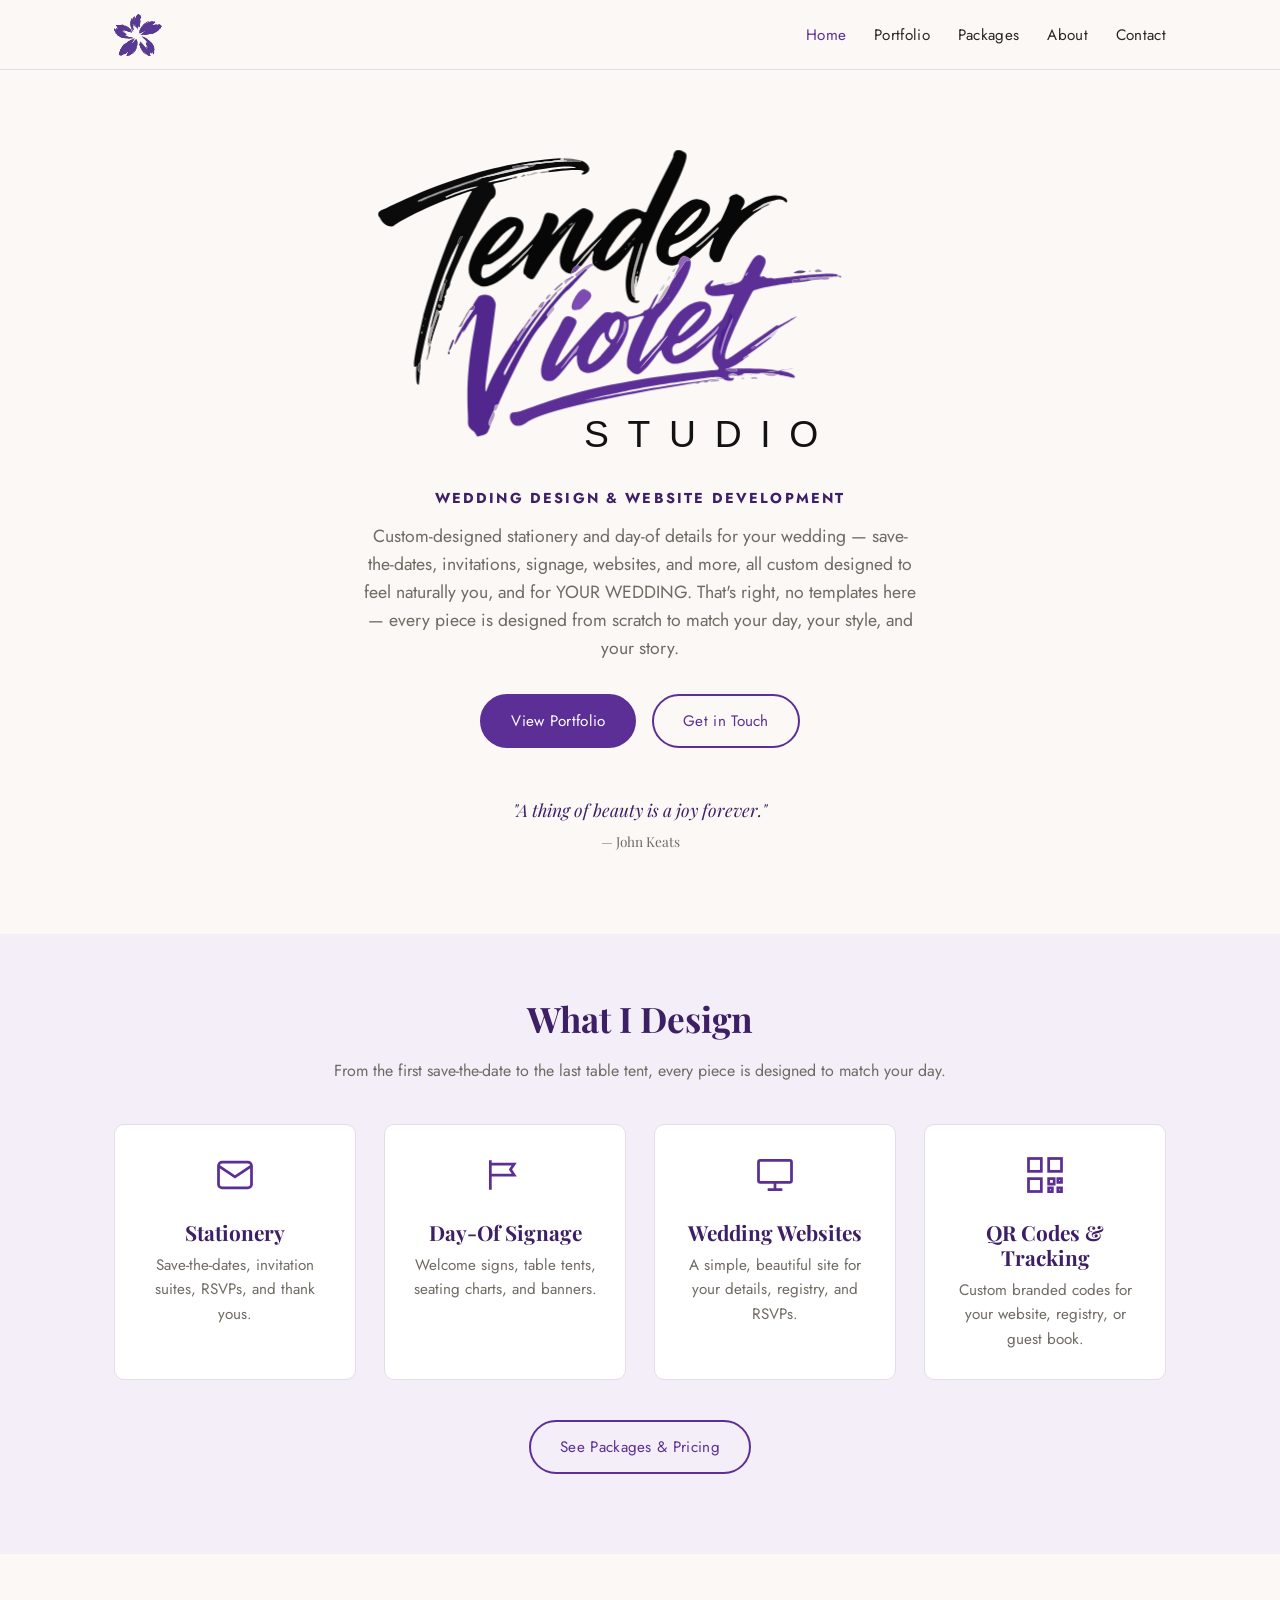
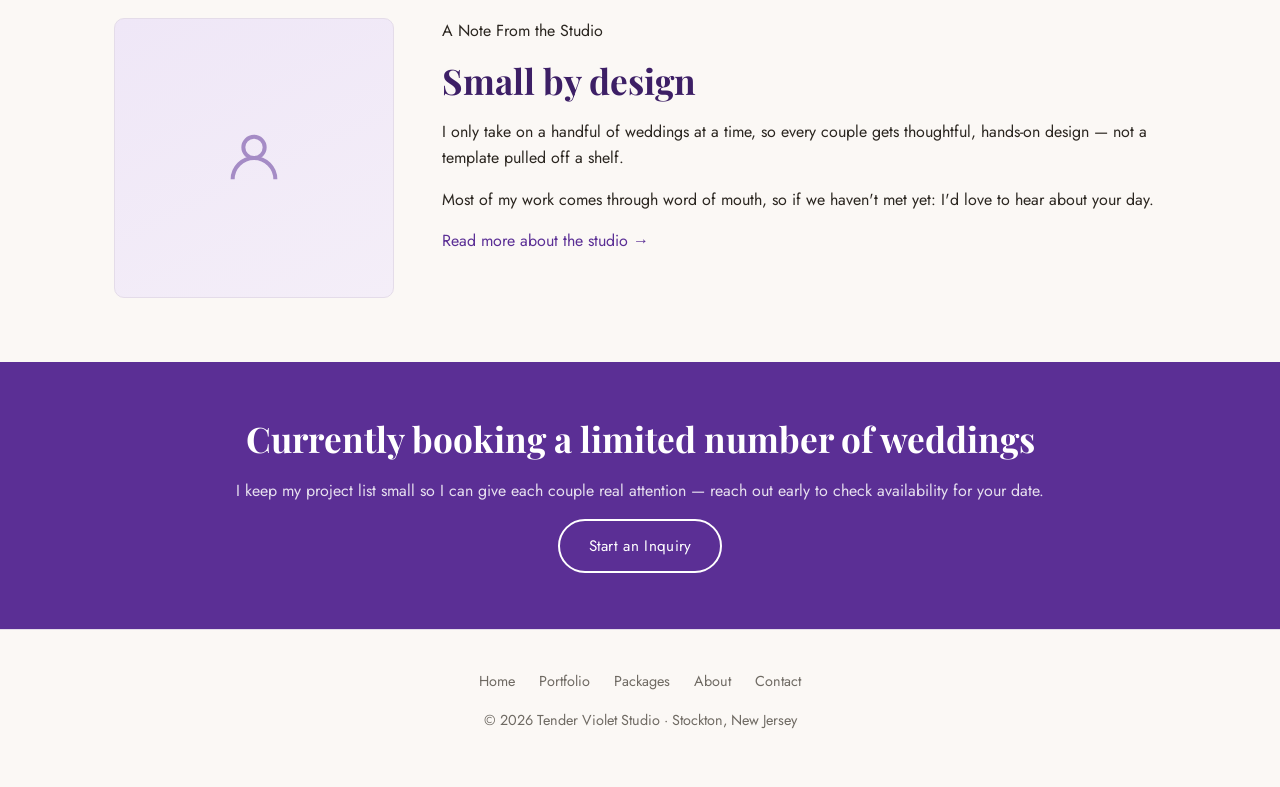
<file: index.html>
<!DOCTYPE html>
<html lang="en">

<head>
  <meta charset="UTF-8">
  <meta name="viewport" content="width=device-width, initial-scale=1.0">
  <title>Tender Violet Studio — Wedding Graphic Design</title>
  <meta name="description"
    content="Custom wedding stationery and design — save-the-dates, invitations, day-of signage, websites, and QR codes, made with care.">
  <link rel="icon" type="image/svg+xml" href="assets/img/logo.svg">
  <link rel="preconnect" href="https://fonts.googleapis.com">
  <link rel="preconnect" href="https://fonts.gstatic.com" crossorigin>
  <link
    href="https://fonts.googleapis.com/css2?family=Playfair+Display:ital,wght@0,500;0,600;1,500&family=Jost:wght@400;500;600&display=swap"
    rel="stylesheet">
  <link rel="stylesheet" href="css/style.css">
  <!-- Microsoft Clarity tracking -->
  <script src="js/clarity.js"></script>
</head>

<body>

  <header class="site-header">
    <nav class="nav">
      <a href="index.html" class="nav-brand">
        <img src="assets/img/violet_emblem.svg" alt="Tender Violet Studio Emblem">
        <!-- Tender Violet Studio -->
      </a>
      <button class="nav-toggle" aria-label="Toggle navigation" aria-expanded="false">
        <span></span><span></span><span></span>
      </button>
      <ul class="nav-links">
        <li><a href="index.html" class="active">Home</a></li>
        <li><a href="portfolio.html">Portfolio</a></li>
        <li><a href="packages.html">Packages</a></li>
        <li><a href="about.html">About</a></li>
        <li><a href="contact.html">Contact</a></li>
      </ul>
    </nav>
  </header>

  <main>

    <section class="hero">
      <div class="container">
        <svg class="hero-logo" viewBox="0 0 900 550" version="1.1" xmlns="http://www.w3.org/2000/svg">
          <defs>
            <style>
              .letter {
                opacity: 0;
                animation: fadeInLetter 0.8s ease-out forwards;
              }

              .letter-t {
                animation-delay: 1s;
              }

              .letter-e1 {
                animation-delay: 1.15s;
              }

              .letter-n {
                animation-delay: 1.3s;
              }

              .letter-d {
                animation-delay: 1.45s;
              }

              .letter-e2 {
                animation-delay: 1.6s;
              }

              .letter-r {
                animation-delay: 1.75s;
              }

              .letter-v {
                animation-delay: 1.9s;
              }

              .letter-i {
                animation-delay: 2.05s;
              }

              .letter-o {
                animation-delay: 2.2s;
              }

              .letter-l {
                animation-delay: 2.35s;
              }

              .letter-e3 {
                animation-delay: 2.5s;
              }

              .letter-t2 {
                animation-delay: 2.65s;
              }

              .studio-text {
                opacity: 0;
                animation: fadeInLetter 0.8s ease-out forwards;
                animation-delay: 3.6s;
              }

              @keyframes fadeInLetter {
                from {
                  opacity: 0;
                }

                to {
                  opacity: 1;
                }
              }
            </style>
          </defs>
          <g transform="matrix(1,0,0,1,-420.821688,-211.387527)">
            <g class="letter letter-t" transform="matrix(1.5,0,0,1.5,0,0)">
              <path
                d="M674.658,402.069C592.72,414.622 473.899,435.495 449.683,452.763C432.832,464.779 426.238,440.808 435.522,440.675C452.929,440.426 493.104,409.312 659.499,392.753C664.976,392.208 674.076,393.395 667.741,387.267C652.507,372.53 675.994,342.079 665.606,353.635C614.927,410.01 605.32,374.568 604.355,369.597C600.592,369.936 593.027,386.74 580.251,396.108C573.878,400.782 565.558,389.57 565.393,388.52C562.459,369.899 579.808,341.458 584.467,331.493C585.715,328.823 576.842,332.115 569.545,333.692C563.354,335.029 569.818,338.982 564.516,352.507C547.083,396.974 505.074,411.191 507.979,375.428C502.752,376.144 486.742,404.289 478.514,404.874C449.506,406.936 483.606,350.259 486.045,346.204C491.011,337.95 491.956,327.614 502.288,331.964C513.803,336.813 504.846,340.929 485.244,381.399C472.407,407.904 524.512,338.055 538.569,327.599C542.269,324.848 547.729,327.213 548.38,327.019C549.78,326.601 551.109,325.966 552.516,325.573C558.265,323.967 564.337,331.744 566.499,331.48C585.735,329.132 583.885,324.285 585.511,324.194C593.353,323.757 592.313,313.106 600.568,304.875C601.917,308.122 583.807,334.848 599.079,316.144C599.324,316.13 602.502,318.865 613.638,296.574C617.008,289.175 618.886,287.194 619.527,286.518C620.547,285.036 620.438,285.159 621.399,283.5C627.913,274.111 627.902,274.16 629.154,272.275C632.229,267.643 632.251,266.819 637.725,267.37C641.043,277.551 618.348,316.277 600.757,332.785C598.308,335.083 574.775,386.414 580.388,382.204C580.684,381.982 605.816,356.642 607.185,353.392C628.607,302.54 673.64,306.117 658.103,334.269C651.612,346.028 629.237,361.456 623.556,361.855C613.801,362.54 616.306,376.989 620.425,376.143C635.057,373.139 673.064,336.467 674.278,334.351C675.71,331.854 686.342,308.704 687.371,306.464C689.389,302.07 653.556,316.38 654.111,298.495C654.227,294.783 668.636,284.121 661.704,293.571C657.626,299.13 664.059,295.241 675.487,293.385C679.707,297.353 680.379,294.854 686.578,293.925C700.442,291.057 696.382,285.891 704.068,274.148C707.076,269.958 712.545,254.287 722.035,263.966C728.225,270.28 712.445,286.497 718.498,285.723C719.499,285.595 720.484,285.363 721.485,285.235C726.333,289.562 727.557,285.423 733.617,287.931C739.361,287.183 795.336,279.896 805.859,283.051L805.48,285.435C799.939,285.616 800.074,285.62 794.542,285.716C779.967,286.061 780.176,285.859 762.388,288.208C756.461,289.134 751.375,288.168 755.515,292.613C749.835,293.461 711.304,298.346 708.757,302.629C705.257,308.514 663.99,389.138 681.324,379.201C684.354,377.463 735.23,342.156 736.377,341.213L738.524,341.582C742.96,339.251 742.937,339.276 743.315,339.065C782.741,317.073 736.766,345.681 736.074,346.097C734.092,347.57 715.606,361.309 711.214,364.378C707.33,365.847 706.185,368.934 708.5,367.732C710.61,366.636 710.389,366.598 712.51,365.325C728.846,353.884 729.312,353.549 730.664,354.56C723.716,360.177 705.439,373.47 703.222,375.083C701.797,376.558 699.531,377.025 698.106,378.5C698.001,378.608 698.106,378.5 699.126,380.078C697.033,381.427 690.131,387.039 681.143,390.177C669.408,391.97 695.258,396.363 690.5,391.782C690.141,391.437 689.857,391.019 689.498,390.674C693.135,390.617 719.779,390.196 738.499,392.857C732.262,393.689 724.415,394.767 715.335,396.058C709.049,396.031 707.479,396.074 698.471,396.222L696.56,397.739L691.54,398.882C688.976,394.664 679.478,395.667 681.397,400.554C681.554,400.661 681.703,400.758 681.844,400.847C679.403,401.165 676.894,401.491 674.314,401.825C668.622,398.088 653.902,402.198 608.45,408.2C584.22,411.399 548.7,419.474 543.545,420.646C467.807,437.864 567.544,415.475 635.509,406.811C649.904,404.975 662.806,403.316 674.314,401.825C674.432,401.903 674.547,401.984 674.658,402.069ZM738.499,392.857C757.496,390.322 761.553,390.075 740.013,393.081C739.515,393.004 739.01,392.929 738.499,392.857ZM740.013,393.081C748.467,394.392 755.043,396.382 756.673,399.394C758.736,403.205 749.663,399.608 747.534,399.332C742.426,398.669 742.548,399.008 737.545,397.16C728.832,396.448 729.072,396.538 720.514,396.087L718.065,396.072C727.205,394.848 734.46,393.857 740.013,393.081ZM718.065,396.072C709.735,397.188 699.839,398.498 688.24,400.013C698.08,398.541 707.202,397.214 715.335,396.058C716.156,396.062 717.057,396.066 718.065,396.072ZM688.24,400.013C686.194,400.319 684.117,400.632 682.012,400.95L681.844,400.847L688.24,400.013ZM682.012,400.95C684.182,402.257 684.528,401.343 687.542,401.461C686.633,407.382 676.618,403.478 675.729,403.132C675.415,402.73 675.061,402.377 674.658,402.069C677.145,401.688 679.597,401.315 682.012,400.95ZM544.075,351.491C548.708,372.359 562.108,331.152 554.481,334.442C546.695,337.801 544.375,349.922 544.075,351.491ZM625.884,347.729C611.784,370.796 668.825,313.897 650.551,323.625C635.528,331.622 626.841,346.33 625.884,347.729ZM534.682,376.669C545.097,364.249 545.495,364.567 546.02,362.354C546.475,360.442 539.322,360.294 539.342,350.523C539.35,346.492 533.245,355.217 532.863,355.763C527.171,363.898 507.177,403.223 534.682,376.669Z"
                style="fill:rgb(91,47,149);" />
            </g>
            <!-- Letter E -->
            <g class="letter letter-e1" transform="matrix(1.5,0,0,1.5,0,0)">
              <path
                d="M526.479,271.515L525.811,270.473C525.573,265.584 524.881,265.732 526.064,261.416C529.513,248.838 522.464,262.883 513.446,272.444C512.927,272.994 512.301,273.434 511.783,273.984C506.355,271.064 501.959,277.026 501.503,282.396C462.31,275.941 525.525,200.541 499.687,230.747C456.858,280.818 462.511,291.713 453.347,287.789C449.911,286.318 450.955,285.17 447.77,283.194C442.935,280.192 456.46,255.231 450.718,261.785C447.379,265.595 415.106,302.43 397.583,296.246C360.483,283.152 410.062,216.65 432.5,217.454C462.222,218.518 441.278,253.502 411.226,270.001C404.601,273.638 400.76,269.031 399.196,276.433C395.009,296.242 409.322,286.016 427.868,270.998C466.36,239.829 466.166,228.658 468.11,224.333C470.11,219.882 470.064,211.913 475.496,212.536C497.476,215.058 480.835,234.244 479.609,236.528C474.819,245.457 508.198,205.002 516.484,207.541C538.145,214.177 520.596,222.366 504.212,263.396C499.527,275.129 508.981,262.989 529.219,243.216C545.281,227.523 542.192,224.554 558.836,212.999C577.476,200.058 584.934,216.899 587.685,210.594C598.649,185.466 617.903,150.248 617.959,148.571C617.995,147.475 618.374,136.055 630.636,143.338C634.084,145.386 637.145,147.751 616.139,191.321C583.385,259.258 586.26,260.367 576.559,294.679L575.999,289.202C576.571,286.512 578.154,285.851 575.573,284.572L574.559,288.527L573.736,295.512C573.609,294.504 571.069,294.471 574.396,280.483C576.85,270.16 586.471,240.932 581.62,248.584C581.086,249.427 561.946,303.345 574.067,309.55C574.492,312.081 573.471,312.999 575.648,313.153C578.43,313.349 578.167,312.649 578.353,312.764C582.745,315.472 569.583,318.951 565.984,309.285C555.835,282.02 582.826,235.287 568.359,255.379C542.339,291.519 532.15,276.115 526.691,272.245L526.479,271.515ZM543.777,255.637C543.42,256.509 537.905,270.002 541.281,267.143C545.323,263.719 556.424,255.698 581.02,224.25C581.491,223.648 583.653,213.888 571.751,221.901C558.138,231.066 545.546,252.61 543.777,255.637ZM405.972,260.419C413.625,261.8 447.851,222.941 435.549,228.658C419.616,236.064 407.669,257.39 405.972,260.419Z"
                style="fill:rgb(7,7,7);" />
            </g>
            <!-- Letter N -->
            <g class="letter letter-n" transform="matrix(1.5,0,0,1.5,0,0)">
              <path
                d="M489.55,150.278C489.393,152.086 489.536,152.066 489.393,152.086C467.876,155.108 467.863,153.943 446.484,157.448C436.776,159.689 431.377,158.519 435.488,162.398C427.366,164.127 427.493,164.009 419.42,166.222C347.281,185.989 440.173,163.384 452.727,160.845C457.14,160.147 457.156,160.214 460.469,157.186C472.135,155.716 471.935,155.23 493.541,153.927L496.493,153.964C510.331,154.79 510.607,155.302 513.557,153.281C514.397,153.673 520.628,156.573 521.819,161.402C523.622,168.708 508.322,171.51 515.145,166.258C517.654,164.328 514.148,161.356 475.579,166.225L474.692,164.721C481.489,163.664 482.002,162.213 505.71,161.57C505.898,161.257 506.085,160.944 506.273,160.631C493.198,156.723 437.359,166.869 411.524,175.549C392.443,181.96 431.787,172.618 433.565,172.554L434.594,173.329C415.855,180.066 409.594,177.109 413.173,182.678C415.662,186.55 416.431,193.854 410.345,197.247C406.714,199.272 366.844,276.635 362.843,294.571C361.621,300.048 358.701,298.828 358.385,304.502C358.202,307.794 355.156,307.49 356.807,310.425C356.881,310.557 353.78,323.162 352.305,324.22C352.219,324.282 349.992,324.797 349.791,324.844C347.568,323.215 347.706,323.044 347.568,323.215C347.568,323.215 346.812,326.479 346.747,326.763C346.445,327.974 346.144,329.185 345.842,330.396C342.249,341.938 343.157,342.51 340.262,344.566C343.878,329.938 345.849,320.845 352.538,300.514C353.842,303.01 352.973,303.106 350.651,313.48C351.978,313.499 351.842,313.461 352.828,312.539C357.184,295.187 357.327,295.199 357.21,293.653C358.856,291.238 360.871,290.162 357.022,288.363C364.801,268.311 365.58,268.797 372.751,248.427C376.714,240.515 376.939,240.677 376.971,239.505C376.993,238.678 374.354,237.913 371.403,248.226C347.067,291.194 331.288,372.244 329.123,383.363C325.138,385.854 325.371,393.463 328.449,395.49C327.235,408.567 327.349,409.101 326.569,409.013C322.967,408.611 324.448,389.231 324.579,387.508C324.206,387.881 323.719,388.127 323.346,388.5C316.892,394.94 331.04,335.895 332.116,331.4C335.348,319.574 356.531,242.052 387.404,188.465C388.648,186.307 385.93,187.566 357.758,197.984L351.509,200.522C306.145,219.564 298.684,227.771 297.426,228.011C287.47,229.907 282.484,217.834 282.33,217.684C276.33,211.806 287.322,208.547 288.299,208.097C310.708,197.775 392.142,155.709 489.55,150.278Z"
                style="fill:rgb(11,11,12);" />
            </g>
            <!-- Letter D -->
            <g class="letter letter-d" transform="matrix(1.5,0,0,1.5,0,0)">
              <path
                d="M519.716,277.608C514.785,282.282 498.67,300.741 497.844,300.875C495.726,301.218 482.276,317.667 481.016,319.208C474.302,328.12 472.635,328.191 474.671,331.593C459.325,350.369 459.318,350.159 447.263,371.369C443.601,377.815 429.725,404.952 417.939,431.935C413.298,431.554 414.71,433.868 413.108,438.262L412.503,439.501C408.423,449.06 405.188,452.939 408.63,456.532C405.604,466.171 404.396,465.888 394.488,468.297C393.327,468.579 391.906,463.866 390.317,462.742C381.257,456.333 383.881,454.572 383.26,443.507C379.889,383.459 392.499,343.346 393.331,329.541C393.699,323.421 380.384,345.91 379.46,347.47C377.44,347.715 377.287,347.537 376.319,349.318C376.063,349.811 362.213,376.546 370.981,353.755L371.955,351.683C379.87,338.216 379.737,338.265 382.715,333.615C384.964,330.239 387.213,326.862 389.463,323.485C392.191,320.241 390.652,319.9 389.084,318.213C389.579,317.372 394.939,308.267 395.699,307.965C412.552,301.272 415.214,316.58 415.116,317.502C411.715,349.47 398.852,430.296 404.861,414.885C416.381,385.34 442.313,349.4 446.15,344.083C445.889,344.654 447.658,344.923 447.397,345.494C446.963,346.444 446.7,346.033 440.195,356.386C439.232,357.917 439.966,358 439.712,359.787C440.509,358.583 440.422,358.803 449.924,344.915C467.233,322.048 467.438,322.348 472.655,315.66C474.833,313.592 474.599,313.543 476.724,311.559C477.312,311.865 477.901,312.171 478.49,312.477C459.103,332.337 424.616,393.046 424.569,395.545C424.28,411.001 433.554,364.618 494.771,297.819C499.044,293.746 503.317,289.673 507.59,285.6C508.45,284.797 517.644,276.222 518.746,276.015C519.357,275.899 519.105,277.724 519.716,277.608Z"
                style="fill:rgb(81,39,141);" />
            </g>
            <!-- Letter E -->
            <g class="letter letter-e2" transform="matrix(1.5,0,0,1.5,0,0)">
              <path
                d="M726.43,200.328C721.161,202.686 721.169,202.621 720.739,202.875C720.377,203.089 696.016,218.094 717.399,206.943L718.964,208C674.738,235.705 676.618,268.084 670.574,268.755C664.544,269.426 664.098,268.753 663.798,268.3C661.193,264.372 655.445,264.326 662.861,245.546C667.673,233.358 659.518,248.607 637.101,265.159C628.632,259.421 626.929,262.386 623.073,271.081C622.366,271.562 618.652,274.094 612.489,272.54C574.163,262.874 624.981,193.895 646.536,197.258C673.586,201.478 653.043,226.344 644.449,233.443C621.41,252.473 614.947,245.351 612.993,253.594C605.179,286.549 668.442,225.074 672.317,221.308C672.992,220.652 682.956,199.509 682.136,197.645C680.128,193.076 690.251,191.205 690.552,191.321C705.373,197.017 697.796,204.364 695.641,208.537C691.874,215.831 724.379,183.338 745.422,195.614C750.043,198.31 747.963,202.233 745.911,200.015C741.001,194.708 734.735,198.078 726.43,200.328ZM646.703,216.658C647.076,216.003 652.597,206.316 649.533,207.676C636.426,213.493 621.894,234.039 619.979,236.746C618.434,238.93 624.324,241.863 646.703,216.658Z"
                style="fill:rgb(8,8,8);" />
            </g>
            <!-- Letter R -->
            <g class="letter letter-r" transform="matrix(1.5,0,0,1.5,0,0)">
              <path
                d="M506.512,323.752C493.941,326.662 509.606,297.152 516.374,299.896C529.555,305.238 524.612,310.568 514.452,320.45C511.201,323.613 510.878,322.9 506.512,323.752Z"
                style="fill:rgb(125,76,178);" />
            </g>
            <!-- Letter V -->
            <g class="letter letter-v" transform="matrix(1.5,0,0,1.5,0,0)">
              <path
                d="M368.637,181.906C393.847,173.563 393.829,173.554 394.485,173.373C406.035,170.178 393.582,176.064 393.354,176.137C331.99,196.055 333.124,199.621 327.532,199.866C319.228,200.23 341.206,191.971 368.637,181.906Z"
                style="fill:rgb(174,172,175);" />
            </g>
            <!-- Letter I -->
            <g class="letter letter-i" transform="matrix(1.5,0,0,1.5,0,0)">
              <path
                d="M685.589,332.649C677.492,349.344 676.182,353.598 671.758,370.534C669.24,368.285 669.656,368.065 669.945,364.578C670.131,362.33 668.956,362.159 670.541,360.561C674.088,356.984 670.331,347.41 675.852,345.953C678.789,345.178 681.588,332.149 681.533,331.491C680.823,323.014 687.403,331.291 685.589,332.649Z"
                style="fill:rgb(76,35,141);" />
            </g>
            <!-- Letter O -->
            <g class="letter letter-o" transform="matrix(1.5,0,0,1.5,0,0)">
              <path
                d="M573.736,295.512L573.614,296.507C573.765,300.855 573.916,305.202 574.067,309.55C561.946,303.345 581.086,249.427 581.62,248.584C586.471,240.932 576.85,270.16 574.396,280.483C571.069,294.471 573.609,294.504 573.736,295.512Z"
                style="fill:rgb(159,156,158);" />
            </g>
            <!-- Letter L -->
            <g class="letter letter-l" transform="matrix(1.5,0,0,1.5,0,0)">
              <path
                d="M637.101,265.159L637.725,267.37C632.251,266.819 632.229,267.643 629.154,272.275C627.902,274.16 627.913,274.111 621.399,283.5L620.204,282.383C624.961,273.072 625.627,271.816 623.073,271.081C626.929,262.386 628.632,259.421 637.101,265.159Z"
                style="fill:rgb(146,100,187);" />
            </g>
            <!-- Letter E -->
            <g class="letter letter-e3" transform="matrix(1.5,0,0,1.5,0,0)">
              <path
                d="M452.727,160.845C440.173,163.384 347.281,185.989 419.42,166.222C427.493,164.009 427.366,164.127 435.488,162.398C436.757,162.114 448.309,159.534 451.486,159.541C452.086,159.543 452.127,160.844 452.727,160.845Z"
                style="fill:rgb(212,209,214);" />
            </g>
            <!-- Letter T -->
            <g class="letter letter-t2" transform="matrix(1.5,0,0,1.5,0,0)">
              <path
                d="M489.55,150.278L492.467,150.337C492.641,150.999 492.814,151.661 492.988,152.324L493.541,153.927C471.935,155.23 472.135,155.716 460.469,157.186C446.664,159.317 446.773,157.495 446.484,157.448C467.863,153.943 467.876,155.108 489.393,152.086C489.536,152.066 489.393,152.086 489.55,150.278Z"
                style="fill:rgb(215,213,215);" />
              <path
                d="M470.382,313.797C471.14,314.418 471.897,315.039 472.655,315.66C467.438,322.348 467.233,322.048 449.924,344.915C450.155,344.321 448.372,344.128 448.603,343.534C449.471,341.298 451.406,339.64 452.745,337.65C453.441,336.616 454.498,335.694 454.704,334.465C454.793,333.932 453.361,333.971 453.451,333.438L455.589,330.531C457.84,333.48 462.651,324.762 462.461,322.93C462.471,322.71 462.924,322.961 463.74,320.498C469.458,322.352 468.884,319.535 470.382,313.797Z"
                style="fill:rgb(223,210,231);" />
              <path
                d="M685.589,332.649C687.15,333.64 683.58,341.642 683.254,342.372C673.175,364.963 672.127,385.7 671.758,370.534C676.182,353.598 677.492,349.344 685.589,332.649Z"
                style="fill:rgb(168,135,207);" />
              <path
                d="M794.542,285.716C796.284,287.373 796.206,287.197 796.284,287.373C796.6,288.091 796.457,289.265 786.604,288.975C786.175,289.018 785.745,289.062 785.315,289.105C782.075,289.368 778.834,289.631 775.593,289.894C775.418,289.79 773.405,288.593 773.405,288.593C768.268,288.481 768.536,289.884 763.439,289.706C762.366,289.668 763.599,288.25 762.388,288.208C780.176,285.859 779.967,286.061 794.542,285.716Z"
                style="fill:rgb(168,148,195);" />
              <path
                d="M670.217,341.833C670.57,352.061 634.045,375.436 646.492,364.492C658.823,353.649 658.8,353.86 670.217,341.833Z"
                style="fill:rgb(182,158,212);" />
              <path
                d="M350.325,326.697C352.379,330.205 345.836,343.66 341.693,359.467C341.587,359.399 339.831,360.344 340.564,356.509C343.542,343.891 343.667,344.09 347.845,331.746C348.672,330.063 349.498,328.38 350.325,326.697Z"
                style="fill:rgb(38,36,41);" />
              <path
                d="M736.074,346.097C736.099,347.426 736.955,347.4 736.12,348.5C733.526,351.918 734.221,352.391 730.664,354.56C729.312,353.549 728.846,353.884 712.51,365.325C712.078,365.009 711.646,364.694 711.214,364.378C715.606,361.309 734.092,347.57 736.074,346.097Z"
                style="fill:rgb(218,204,230);" />
              <path
                d="M507.282,371.408C501.546,377.288 501.81,377.348 496.487,383.484C479.844,402.671 497.834,378.505 498.119,378.163C498.832,377.31 517.293,351.803 507.282,371.408Z"
                style="fill:rgb(177,151,201);" />
              <path
                d="M357.414,194.381C380.781,182.967 406.453,179.718 388.321,185.249C360.38,193.77 360.915,195.038 358.465,195.668C357.928,195.806 357.95,194.243 357.414,194.381Z"
                style="fill:rgb(220,220,221);" />
              <path
                d="M643.874,251.385C652.964,244.472 668.116,229.347 668.478,229.289C672.476,228.65 667.229,233.533 666.951,233.793C646.431,252.89 644.698,253.556 643.874,251.385Z"
                style="fill:rgb(185,184,184);" />
              <path
                d="M432.921,272.596C434.025,271.485 442.102,263.359 446.7,258.68C473.259,231.656 443.576,268.048 433.5,273.491L432.921,272.596Z"
                style="fill:rgb(183,181,182);" />
              <path
                d="M525.811,270.473L526.479,271.515L526.691,272.245C522.979,274.76 523.014,274.546 519.716,277.608C519.105,277.724 519.357,275.899 518.746,276.015C517.644,276.222 508.45,284.797 507.59,285.6C506.974,285.12 506.357,284.639 505.741,284.159C505.925,284.035 506.201,284.115 506.386,283.991C508.199,282.771 508.292,282.571 508.378,282.385C508.748,281.585 507.191,282.253 507.518,281.547C518.373,273.733 517.57,272.214 525.811,270.473Z"
                style="fill:rgb(174,144,195);" />
              <path
                d="M613.638,296.574C602.502,318.865 599.324,316.13 599.079,316.144C601.569,311.598 601.356,311.632 604.028,307.109C604.605,306.132 610.911,295.46 612.164,295.5C612.772,295.519 613.031,296.554 613.638,296.574Z"
                style="fill:rgb(189,178,194);" />
              <path
                d="M345.842,330.396C346.51,330.846 347.177,331.296 347.845,331.746C343.667,344.09 343.542,343.891 340.564,356.509C340.015,356.198 340.057,356.277 337.833,355.675C338.43,353.073 338.137,353.263 338.767,350.516C338.877,350.037 338.878,350.075 340.262,344.566C343.157,342.51 342.249,341.938 345.842,330.396Z"
                style="fill:rgb(172,170,172);" />
              <path
                d="M446.484,157.448C446.773,157.495 446.664,159.317 460.469,157.186C457.156,160.214 457.14,160.147 452.727,160.845C452.127,160.844 452.086,159.543 451.486,159.541C448.309,159.534 436.757,162.114 435.488,162.398C431.377,158.519 436.776,159.689 446.484,157.448Z"
                style="fill:rgb(93,94,92);" />
              <path
                d="M492.467,150.337C503.151,150.845 502.956,150.743 513.557,153.281C510.607,155.302 510.331,154.79 496.493,153.964C496.171,151.554 495.441,152.188 492.988,152.324C492.814,151.661 492.641,150.999 492.467,150.337Z"
                style="fill:rgb(111,112,111);" />
              <path
                d="M602.195,366.294C601.573,367.037 558.391,415.729 593.003,374.186C593.623,373.442 628.189,331.954 602.195,366.294Z"
                style="fill:rgb(216,200,234);" />
              <path
                d="M453.451,333.438C453.361,333.971 454.793,333.932 454.704,334.465C454.498,335.694 453.441,336.616 452.745,337.65C451.406,339.64 449.471,341.298 448.603,343.534C448.372,344.128 450.155,344.321 449.924,344.915C440.422,358.803 440.509,358.583 439.712,359.787C439.966,358 439.232,357.917 440.195,356.386C446.7,346.033 446.963,346.444 447.397,345.494C447.658,344.923 445.889,344.654 446.15,344.083C448.583,340.534 451.017,336.986 453.451,333.438Z"
                style="fill:rgb(156,130,180);" />
              <path
                d="M762.388,288.208C763.599,288.25 762.366,289.668 763.439,289.706C768.536,289.884 768.268,288.481 773.405,288.593C773.405,288.593 775.418,289.79 775.593,289.894C772.415,290.313 772.604,290.604 769.453,291.019C768.341,291.166 768.421,291.137 755.515,292.613C751.375,288.168 756.461,289.134 762.388,288.208Z"
                style="fill:rgb(109,76,149);" />
              <path
                d="M525.225,254.271C524.325,255.289 491.375,292.579 512.449,265.474C518.959,257.102 526.332,249.929 527.631,248.666C547.326,229.506 525.55,253.907 525.225,254.271Z"
                style="fill:rgb(195,195,195);" />
              <path
                d="M412.503,439.501C415.932,443.328 412.269,448.38 408.63,456.532C405.188,452.939 408.423,449.06 412.503,439.501Z"
                style="fill:rgb(173,153,190);" />
              <path
                d="M355.468,292.493C356.049,292.88 356.63,293.266 357.21,293.653C357.327,295.199 357.184,295.187 352.828,312.539C351.842,313.461 351.978,313.499 350.651,313.48C352.973,303.106 353.842,303.01 352.538,300.514L355.468,292.493Z"
                style="fill:rgb(109,113,107);" />
              <path
                d="M511.783,273.984C507.311,279.392 507.562,279.533 501.503,282.396C501.959,277.026 506.355,271.064 511.783,273.984Z"
                style="fill:rgb(117,78,158);" />
              <path
                d="M481.016,319.208C483.07,323.975 481.263,323.889 477.787,327.893C477.533,328.185 477.556,328.167 474.671,331.593C472.635,328.191 474.302,328.12 481.016,319.208Z"
                style="fill:rgb(186,169,198);" />
              <path
                d="M726.43,200.328C727.425,200.794 731.854,200.432 727.625,203.751C727.052,203.788 727.077,202.408 726.504,202.445C726.504,202.445 718.127,206.583 717.399,206.943C696.016,218.094 720.377,203.089 720.739,202.875C721.169,202.621 721.161,202.686 726.43,200.328Z"
                style="fill:rgb(210,210,210);" />
              <path
                d="M720.514,396.087C729.072,396.538 728.832,396.448 737.545,397.16C736.412,397.921 729.673,402.445 720.514,396.087Z"
                style="fill:rgb(189,166,207);" />
              <path
                d="M560.039,348.45C560.914,342.365 561.502,342.53 561.403,336.492C561.386,335.484 568.345,336.896 561.58,350.635C561.066,349.907 560.552,349.179 560.039,348.45Z"
                style="fill:rgb(170,136,205);" />
              <path
                d="M389.084,318.213C390.652,319.9 392.191,320.241 389.463,323.485C382.95,323.514 384.826,326.56 380.582,331.427C380.765,327.853 381.703,328.239 389.084,318.213Z"
                style="fill:rgb(119,85,151);" />
              <path
                d="M681.143,390.177C683.928,390.342 686.713,390.508 689.498,390.674C689.857,391.019 690.141,391.437 690.5,391.782C695.258,396.363 669.408,391.97 681.143,390.177Z"
                style="fill:rgb(132,101,168);" />
              <path
                d="M675.487,293.385C684.476,291.951 688.377,289.099 686.578,293.925C680.379,294.854 679.707,297.353 675.487,293.385Z"
                style="fill:rgb(215,202,223);" />
              <path
                d="M329.123,383.363C329.478,389.451 329.311,389.299 328.449,395.49C325.371,393.463 325.138,385.854 329.123,383.363Z"
                style="fill:rgb(83,84,79);" />
              <path
                d="M560.039,348.45C560.552,349.179 561.066,349.907 561.58,350.635C561.27,351.114 546.822,373.429 556.232,355.367C558.112,351.758 558.092,351.987 560.039,348.45Z"
                style="fill:rgb(178,146,218);" />
              <path
                d="M366.125,357.064C366.625,358.128 367.641,357.638 367.136,359.216C364.058,368.848 363.259,369.328 361.424,370.404C361.534,369.278 361.918,365.385 366.125,357.064Z"
                style="fill:rgb(87,66,117);" />
              <path
                d="M755.277,281.427C760.096,276.893 767.639,278.859 768.693,279.133C769.746,279.408 769.17,282.751 755.277,281.427Z"
                style="fill:rgb(97,76,126);" />
              <path
                d="M484.598,302.707L485.205,303.675C484.726,306.093 484.264,305.785 480.344,310.393L478.49,312.477C477.901,312.171 477.312,311.865 476.724,311.559C477.12,311.074 479.952,306.291 484.598,302.707Z"
                style="fill:rgb(159,144,176);" />
              <path
                d="M490.53,292.583C491.907,293.144 492.085,293.455 491.086,294.386C484.049,300.5 483.941,302.964 481.617,300.534C485.964,296.181 485.929,296.492 490.53,292.583Z"
                style="fill:rgb(151,134,163);" />
              <path
                d="M487.487,238.511C487.588,237.603 487.947,234.395 494.779,229.721C500.351,225.908 492.534,236.247 487.487,238.511Z"
                style="fill:rgb(61,60,61);" />
              <path
                d="M691.54,398.882C686.972,399.658 686.918,397.812 682.5,399.122C681.922,399.294 681.974,400.383 681.397,400.554C679.478,395.667 688.976,394.664 691.54,398.882Z"
                style="fill:rgb(171,142,196);" />
              <path
                d="M389.463,323.485C387.213,326.862 384.964,330.239 382.715,333.615L380.582,331.427C384.826,326.56 382.95,323.514 389.463,323.485Z"
                style="fill:rgb(234,219,243);" />
              <path
                d="M337.833,355.675C340.057,356.277 340.015,356.198 340.564,356.509C339.831,360.344 341.587,359.399 341.693,359.467C341.388,361.629 341.515,361.498 340.565,363.576C339.287,362.639 337.574,360.875 337.33,360.623C337.498,358.974 337.665,357.324 337.833,355.675Z"
                style="fill:rgb(126,127,122);" />
              <path
                d="M494.452,289.395C495.167,288.981 503.289,284.28 503.534,284.469C505.396,285.905 503.329,286.025 498.429,290.348C496.224,290.833 496.464,290.29 494.452,289.395Z"
                style="fill:rgb(161,136,186);" />
              <path
                d="M462.461,322.93C462.651,324.762 457.84,333.48 455.589,330.531C459.728,325.083 459.118,324.503 462.461,322.93Z"
                style="fill:rgb(137,125,153);" />
              <path
                d="M371.403,248.226C374.354,237.913 376.993,238.678 376.971,239.505C376.939,240.677 376.714,240.515 372.751,248.427L371.403,248.226Z"
                style="fill:rgb(51,49,43);" />
              <path
                d="M340.565,363.576C340.496,366.603 340.634,366.397 340.002,369.41C336.107,387.989 338.484,365.853 338.551,365.528C339.777,364.627 339.845,364.838 340.565,363.576Z"
                style="fill:rgb(99,97,98);" />
              <path
                d="M574.559,288.527L575.999,289.202C576.186,291.028 576.372,292.854 576.559,294.679C576.635,297.508 575.62,298.671 573.614,296.507L573.736,295.512C574.01,293.184 574.285,290.855 574.559,288.527Z"
                style="fill:rgb(217,214,217);" />
              <path
                d="M417.939,431.935C417.788,432.363 416.057,437.285 416.057,437.285C414.525,439.841 413.61,438.096 413.108,438.262C414.71,433.868 413.298,431.554 417.939,431.935Z"
                style="fill:rgb(177,157,193);" />
              <path
                d="M372.477,343.494C372.893,342.778 401.346,294.716 379.059,335.5C376.313,340.526 378.233,342.891 372.477,343.494Z"
                style="fill:rgb(151,141,159);" />
              <path
                d="M601.788,302.506C604.84,297.483 604.585,297.49 606.762,294.783C608.635,292.455 608.833,301.157 601.788,302.506Z"
                style="fill:rgb(203,201,206);" />
              <path
                d="M727.625,203.751C721.713,206.043 721.901,206.487 718.964,208C718.442,207.647 717.921,207.295 717.399,206.943C718.127,206.583 726.504,202.445 726.504,202.445C727.077,202.408 727.052,203.788 727.625,203.751Z"
                style="fill:rgb(94,93,92);" />
              <path
                d="M470.382,313.797C468.884,319.535 469.458,322.352 463.74,320.498C466.002,315.378 469.672,314.053 470.382,313.797Z"
                style="fill:rgb(155,136,168);" />
              <path
                d="M670.271,403.694C670.206,405.738 669.181,404.86 662.511,405.693C656.785,406.407 663.853,402.149 670.271,403.694Z"
                style="fill:rgb(172,160,190);" />
              <path
                d="M474.692,164.721L475.579,166.225C474.94,166.326 468.073,167.402 467.562,167.312C460.148,166.005 474.087,164.774 474.692,164.721Z"
                style="fill:rgb(154,150,154);" />
              <path
                d="M788.362,279.477C779.781,282.076 779.542,278.819 779.677,278.741C783.887,276.309 784.228,276.957 788.362,279.477Z"
                style="fill:rgb(150,146,163);" />
              <path
                d="M464.083,167.232C463.457,167.421 442.225,173.839 455.924,167.614C460.902,165.351 463.52,166.899 464.083,167.232Z"
                style="fill:rgb(187,190,184);" />
              <path
                d="M472.28,311.71C472.175,306.723 480.061,303.937 477.269,307.373C475.091,310.053 475.593,310.622 472.28,311.71Z"
                style="fill:rgb(168,154,182);" />
              <path
                d="M349.695,325.556C349.905,325.936 350.115,326.317 350.325,326.697C349.498,328.38 348.672,330.063 347.845,331.746C347.177,331.296 346.51,330.846 345.842,330.396C346.144,329.185 346.445,327.974 346.747,326.763C347.531,326.672 347.46,326.591 349.695,325.556Z"
                style="fill:rgb(148,148,148);" />
              <path
                d="M708.496,402.433C701.989,400.811 713.983,398.903 713.871,401.607C713.815,402.966 713.139,402.268 708.496,402.433Z"
                style="fill:rgb(177,175,190);" />
              <path
                d="M357.022,288.363C360.871,290.162 358.856,291.238 357.21,293.653C356.63,293.266 356.049,292.88 355.468,292.493L357.022,288.363Z"
                style="fill:rgb(45,47,43);" />
              <path
                d="M570.489,246.499C568.549,249.184 568.687,249.061 566.539,251.575C564.887,247.483 565.951,246.448 570.489,246.499Z"
                style="fill:rgb(48,48,44);" />
              <path
                d="M350.468,316.511C350.923,318.707 353.604,317.35 352.984,319.5C352.929,319.692 352.984,319.5 351.51,321.511L350.184,321.739C348.872,318.758 347.708,318.064 350.468,316.511Z"
                style="fill:rgb(129,132,126);" />
              <path
                d="M494.452,289.395C496.464,290.29 496.224,290.833 498.429,290.348C495.807,293.394 495.835,293.385 495.597,293.638C494.415,294.896 494.55,293.461 492.867,290.718C493.395,290.277 493.924,289.836 494.452,289.395Z"
                style="fill:rgb(186,169,200);" />
              <path
                d="M703.222,375.083C703.043,375.546 704.408,375.716 704.229,376.179C704.045,376.658 703.856,376.464 699.126,380.078C698.106,378.5 698.001,378.608 698.106,378.5C699.531,377.025 701.797,376.558 703.222,375.083Z"
                style="fill:rgb(166,135,192);" />
              <path
                d="M646.521,407.643C637.964,407.237 647.298,405.581 647.48,405.579C650.223,405.559 646.679,407.554 646.521,407.643Z"
                style="fill:rgb(143,123,162);" />
              <path
                d="M337.33,360.623C337.574,360.875 339.287,362.639 340.565,363.576C339.845,364.838 339.777,364.627 338.551,365.528C336.153,363.141 337.159,360.99 337.33,360.623Z"
                style="fill:rgb(190,191,187);" />
              <path
                d="M613.531,284.548C614.2,286.163 614.748,286.208 614.004,287.171C607.291,295.85 613.403,284.719 613.531,284.548Z"
                style="fill:rgb(206,206,210);" />
              <path
                d="M616.547,279.507C616.657,279.338 624.123,270.394 619.04,279.186C618.21,280.62 617.781,280.798 616.547,279.507Z"
                style="fill:rgb(192,183,200);" />
              <path
                d="M433.565,172.554C433.966,172.318 437.371,170.319 439.119,170.815C439.518,170.928 440.828,173.631 434.594,173.329L433.565,172.554Z"
                style="fill:rgb(104,108,98);" />
              <path
                d="M499.414,225.391C502.458,223.781 502.43,223.426 503.01,223.918C505.017,225.621 495.45,229.992 499.414,225.391Z"
                style="fill:rgb(88,90,85);" />
              <path
                d="M338.186,378.428C338.087,378.61 335.123,384.056 335.809,379.456C335.839,379.251 337.36,369.457 338.186,378.428Z"
                style="fill:rgb(170,168,171);" />
              <path
                d="M484.598,302.707C484.897,302.41 494.507,292.879 489.352,300.428C489.115,300.776 488.997,300.567 485.205,303.675L484.598,302.707Z"
                style="fill:rgb(183,175,198);" />
              <path
                d="M658.01,404.912C657.287,406.392 656.834,406.732 653.491,406.525C652.749,406.479 652.298,403.17 658.01,404.912Z"
                style="fill:rgb(149,138,169);" />
              <path
                d="M711.214,364.378C711.646,364.694 712.078,365.009 712.51,365.325C710.389,366.598 710.61,366.636 708.5,367.732C706.185,368.934 707.33,365.847 711.214,364.378Z"
                style="fill:rgb(120,80,174);" />
              <path
                d="M703.807,279.857C702.032,286.217 700.301,285.049 700.208,284.583C699.83,282.69 700.641,282.947 703.807,279.857Z"
                style="fill:rgb(176,135,207);" />
              <path
                d="M571.404,245.058C571.28,244.783 570.135,242.243 572.48,241.44C578.118,239.51 571.637,244.866 571.404,245.058Z"
                style="fill:rgb(53,51,51);" />
              <path
                d="M349.791,324.844L349.695,325.556C347.46,326.591 347.531,326.672 346.747,326.763C346.812,326.479 347.568,323.215 347.568,323.215C347.706,323.044 347.568,323.215 349.791,324.844Z"
                style="fill:rgb(122,122,120);" />
              <path
                d="M361.424,370.404C364.074,375.061 360.927,374.481 360.669,374.297C359.653,373.575 361.269,370.681 361.424,370.404Z"
                style="fill:rgb(89,72,117);" />
              <path
                d="M437.696,363.582C437.54,363.776 427.177,375.474 434.718,364.5C436.004,362.629 436.286,362.542 436.492,362.479C437.49,362.171 436.713,363.885 437.696,363.582Z"
                style="fill:rgb(109,65,168);" />
              <path
                d="M530.478,267.781L531.014,268.568C530.843,268.73 531.296,269.104 531.125,269.266C528.59,271.648 528.373,269.427 527.127,269.5C528.244,268.927 529.361,268.354 530.478,267.781Z"
                style="fill:rgb(41,30,48);" />
              <path
                d="M575.573,284.572C578.154,285.851 576.571,286.512 575.999,289.202L574.559,288.527C574.897,287.209 575.235,285.891 575.573,284.572Z"
                style="fill:rgb(192,191,195);" />
              <path
                d="M432.921,272.596L433.5,273.491C430.717,277.866 429.849,274.728 429.952,274.452C429.99,274.352 432.68,272.74 432.921,272.596Z"
                style="fill:rgb(48,44,49);" />
              <path
                d="M695.457,402.539C696.787,400.662 696.979,399.697 698.765,401.245C698.98,401.431 700.094,403.965 695.457,402.539Z"
                style="fill:rgb(202,199,207);" />
              <path
                d="M620.204,282.383L621.399,283.5C620.438,285.159 620.547,285.036 619.527,286.518C618.619,284.44 618.902,284.478 620.204,282.383Z"
                style="fill:rgb(190,165,205);" />
              <path
                d="M492.988,152.324C495.441,152.188 496.171,151.554 496.493,153.964L493.541,153.927L492.988,152.324Z"
                style="fill:rgb(184,185,186);" />
              <path
                d="M805.859,283.051C807.055,283.567 808.251,284.083 809.446,284.599C808.592,285.101 807.738,285.603 806.884,286.104L805.48,285.435C805.606,284.64 805.733,283.845 805.859,283.051Z"
                style="fill:rgb(181,168,197);" />
              <path
                d="M449.215,170.229C448.953,170.33 440.633,173.553 445.752,169.681C447.522,168.341 447.861,168.427 449.215,170.229Z"
                style="fill:rgb(134,126,137);" />
              <path
                d="M809.446,284.599C810.636,287.281 808.854,286.893 806.884,286.104C807.738,285.603 808.592,285.101 809.446,284.599Z"
                style="fill:rgb(112,94,138);" />
              <path
                d="M379.46,347.47C378.397,349.218 378.447,349.313 376.319,349.318C377.287,347.537 377.44,347.715 379.46,347.47Z"
                style="fill:rgb(157,130,181);" />
              <path
                d="M330.612,351.632C329.674,349.734 328.677,349.411 330.564,348.238C332.435,347.074 330.713,351.38 330.612,351.632Z"
                style="fill:rgb(147,144,152);" />
              <path
                d="M774.504,278.47C776.372,280.2 771.96,280.241 772.905,278.93C772.982,278.822 772.905,278.93 774.504,278.47Z"
                style="fill:rgb(158,147,168);" />
              <path
                d="M612.423,308.885C613.206,310.395 613.265,310.272 613.206,310.395C612.394,312.072 610.479,309.872 612.423,308.885Z"
                style="fill:rgb(141,96,193);" />
              <path
                d="M575.924,282.386C575.976,282.171 577.442,276.018 577.653,280.229C577.757,282.31 576.839,281.677 576.264,282.698L575.924,282.386Z"
                style="fill:rgb(144,144,146);" />
              <path d="M331.761,341.383C332.45,339.687 333.646,341.147 332.661,342.756L331.761,341.383Z"
                style="fill:rgb(93,94,98);" />
              <path
                d="M507.518,281.547C507.191,282.253 508.748,281.585 508.378,282.385C508.292,282.571 508.199,282.771 506.386,283.991C506.201,284.115 505.925,284.035 505.741,284.159C506.289,282.615 506.251,282.741 507.518,281.547Z"
                style="fill:rgb(163,146,176);" />
              <path
                d="M451.507,170.317C450.828,169.061 449.948,168.539 451.47,168.369C451.625,168.351 454.497,168.354 451.507,170.317Z"
                style="fill:rgb(178,178,181);" />
              <path
                d="M564.565,253.498C563.482,255.104 563.637,255.095 563.482,255.104C562.414,255.16 561.616,251.226 564.565,253.498Z"
                style="fill:rgb(75,77,74);" />
              <path
                d="M333.5,332.954C333.67,332.993 337.306,333.833 334.735,334.754C333.271,335.279 333.606,334.505 333.5,332.954Z"
                style="fill:rgb(61,62,57);" />
              <path
                d="M736.377,341.213C737.442,340.483 737.37,341.103 738.524,341.582C737.808,341.459 737.093,341.336 736.377,341.213Z"
                style="fill:rgb(177,172,184);" />
              <path d="M331.761,341.383L332.661,342.756C331.71,342.776 332.059,342.438 331.761,341.383Z"
                style="fill:rgb(61,60,67);" />
              <path d="M575.924,282.386L576.264,282.698C576.103,283.03 575.942,283.361 575.782,283.693L575.924,282.386Z"
                style="fill:rgb(64,64,67);" />
              <path d="M328.484,361.492L328.236,363.536C328.319,362.855 328.402,362.173 328.484,361.492Z"
                style="fill:rgb(53,52,59);" />
            </g>
          </g>
          <text class="studio-text" x="570" y="510"
          style="font-family:'TwCenMT-Condensed', 'Tw Cen MT Condensed', sans-serif;font-size:64px;letter-spacing:2.0rem;fill:rgb(18,18,18);text-anchor:middle;">STUDIO</text>
        </svg>
        <p class="eyebrow">Wedding Design &amp; Website Development</p>
        <!--<h1>Tender Violet Studio</h1>-->
        <p class="lead">
          Custom-designed stationery and day-of details for your wedding — save-the-dates, invitations,
          signage, websites, and more, all custom designed to feel naturally you, and for YOUR WEDDING. 
          That's right, no templates here — every piece is designed from scratch to match your day, your 
          style, and your story. 
        </p>
        <div class="btn-group" style="justify-content:center;">
          <a href="portfolio.html" class="btn btn-primary">View Portfolio</a>
          <a href="contact.html" class="btn btn-outline">Get in Touch</a>
        </div>
        <p class="quote">"A thing of beauty is a joy forever."<cite>— John Keats</cite></p>
      </div>
    </section>

    <section class="section-alt">
      <div class="container">
        <div class="section-head">
          <h2>What I Design</h2>
          <p>From the first save-the-date to the last table tent, every piece is designed to match your day.</p>
        </div>
        <div class="grid grid-4">
          <div class="card">
            <svg class="icon" viewBox="0 0 24 24" fill="none" stroke="currentColor" stroke-width="1.5">
              <rect x="3" y="5" width="18" height="14" rx="2" />
              <path d="M3 7l9 6 9-6" />
            </svg>
            <h3>Stationery</h3>
            <p>Save-the-dates, invitation suites, RSVPs, and thank yous.</p>
          </div>
          <div class="card">
            <svg class="icon" viewBox="0 0 24 24" fill="none" stroke="currentColor" stroke-width="1.5">
              <path d="M4 4v16M4 6h13l-2 3 2 3H4" />
            </svg>
            <h3>Day-Of Signage</h3>
            <p>Welcome signs, table tents, seating charts, and banners.</p>
          </div>
          <div class="card">
            <svg class="icon" viewBox="0 0 24 24" fill="none" stroke="currentColor" stroke-width="1.5">
              <rect x="3" y="4" width="18" height="12" rx="1" />
              <path d="M8 20h8M12 16v4" />
            </svg>
            <h3>Wedding Websites</h3>
            <p>A simple, beautiful site for your details, registry, and RSVPs.</p>
          </div>
          <div class="card">
            <svg class="icon" viewBox="0 0 24 24" fill="none" stroke="currentColor" stroke-width="1.5">
              <rect x="3" y="3" width="7" height="7" />
              <rect x="14" y="3" width="7" height="7" />
              <rect x="3" y="14" width="7" height="7" />
              <path d="M14 14h3v3h-3zM19 14h2v2h-2zM14 19h2v2h-2zM19 19h2v2h-2z" />
            </svg>
            <h3>QR Codes &amp; Tracking</h3>
            <p>Custom branded codes for your website, registry, or guest book.</p>
          </div>
        </div>
        <p style="text-align:center; margin-top:2.5rem;">
          <a href="packages.html" class="btn btn-outline">See Packages &amp; Pricing</a>
        </p>
      </div>
    </section>

    <section>
      <div class="container about-layout">
        <div class="about-photo">
          <svg viewBox="0 0 24 24" fill="none" stroke="currentColor" stroke-width="1.5">
            <circle cx="12" cy="8" r="4" />
            <path d="M4 20c0-4.4 3.6-8 8-8s8 3.6 8 8" />
          </svg>
        </div>
        <div>
          <p class="eyebrow">A Note From the Studio</p>
          <h2>Small by design</h2>
          <!-- Replace with your own bio blurb — see about.html for the full page -->
          <p>I only take on a handful of weddings at a time, so every
            couple gets thoughtful, hands-on design — not a template pulled off a shelf.</p>
          <p>Most of my work comes through word of mouth, so if we haven't met yet: I'd love to hear about your day.</p>
          <a href="about.html">Read more about the studio &rarr;</a>
        </div>
      </div>
    </section>

    <section class="cta-band">
      <div class="container">
        <h2>Currently booking a limited number of weddings</h2>
        <p>I keep my project list small so I can give each couple real attention — reach out early to check availability
          for your date.</p>
        <a href="contact.html" class="btn btn-outline">Start an Inquiry</a>
      </div>
    </section>

  </main>

  <footer class="site-footer">
    <div class="container">
      <div class="footer-links">
        <a href="index.html">Home</a>
        <a href="portfolio.html">Portfolio</a>
        <a href="packages.html">Packages</a>
        <a href="about.html">About</a>
        <a href="contact.html">Contact</a>
      </div>
    <p>&copy; <span id="year">2026</span> Tender Violet Studio · Stockton, New Jersey</p>
    </div>
  </footer>

  <script src="js/main.js"></script>
  <script>document.getElementById('year').textContent = new Date().getFullYear();</script>
</body>

</html>
</file>
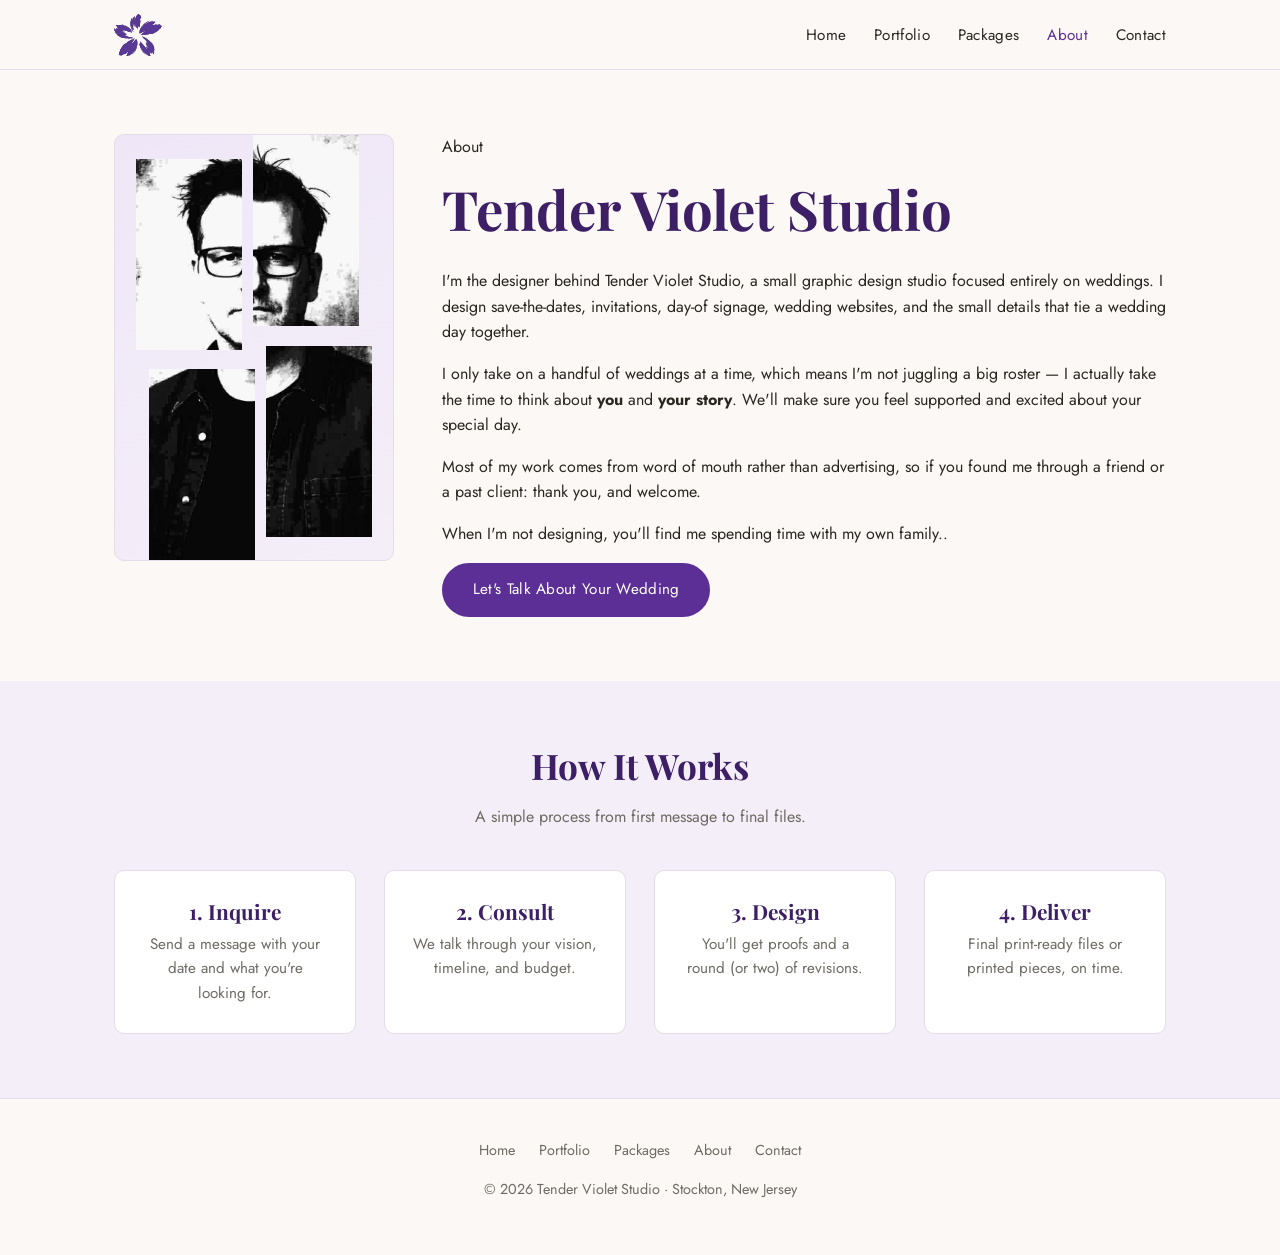
<file: about.html>
<!DOCTYPE html>
<html lang="en">
<head>
<meta charset="UTF-8">
<meta name="viewport" content="width=device-width, initial-scale=1.0">
<title>About — Tender Violet Studio</title>
<meta name="description" content="Meet the designer behind Tender Violet Studio.">
<link rel="icon" type="image/svg+xml" href="assets/img/logo.svg">
<link rel="preconnect" href="https://fonts.googleapis.com">
<link rel="preconnect" href="https://fonts.gstatic.com" crossorigin>
<link href="https://fonts.googleapis.com/css2?family=Playfair+Display:ital,wght@0,500;0,600;1,500&family=Jost:wght@400;500;600&display=swap" rel="stylesheet">
<link rel="stylesheet" href="css/style.css">
<!-- Microsoft Clarity tracking -->
  <script src="js/clarity.js"></script>
</head>
<body>

<header class="site-header">
  <nav class="nav">
    <a href="index.html" class="nav-brand">
      <img src="assets/img/violet_emblem.svg" alt="Tender Violet Studio Emblem">
      <!-- Tender Violet Studio -->
    </a>
    <button class="nav-toggle" aria-label="Toggle navigation" aria-expanded="false">
      <span></span><span></span><span></span>
    </button>
    <ul class="nav-links">
      <li><a href="index.html">Home</a></li>
      <li><a href="portfolio.html">Portfolio</a></li>
      <li><a href="packages.html">Packages</a></li>
      <li><a href="about.html" class="active">About</a></li>
      <li><a href="contact.html">Contact</a></li>
    </ul>
  </nav>
</header>

<main>
  <section>
    <div class="container about-layout">
      <!-- Swap this placeholder for an actual photo of yourself: <img src="assets/img/portrait.jpg" alt="..."> -->
      <div class="about-photo">
       <img src="assets/img/photos/brianv_about_art.jpg" class="fractured" alt="Meet the designer, Brian V.">
      </div>
      <div>
        <p class="eyebrow">About</p>
        <h1>Tender Violet Studio</h1>
        <!--
          PLACEHOLDER BIO — replace the paragraphs below with your own story:
          how you got into design, what drew you to weddings, where you're
          based, and what working with you is like.
        -->
        <p>I'm the designer behind Tender Violet Studio, a small graphic design studio focused entirely on weddings. I design save-the-dates, invitations, day-of signage, wedding websites, and the small details that tie a wedding day together.</p>
        <p>I only take on a handful of weddings at a time, which means I'm not juggling a big roster — I actually take the time to think about <strong>you</strong> and <strong>your story</strong>. 
          We'll make sure you feel supported and excited about your special day.</p>
        <p>Most of my work comes from word of mouth rather than advertising, so if you found me through a friend or a past client: thank you, and welcome.</p>
        <p>When I'm not designing, you'll find me spending time with my own family..</p>
        <a href="contact.html" class="btn btn-primary">Let's Talk About Your Wedding</a>
      </div>
    </div>
  </section>

  <section class="section-alt">
    <div class="container">
      <div class="section-head">
        <h2>How It Works</h2>
        <p>A simple process from first message to final files.</p>
      </div>
      <div class="grid grid-4">
        <div class="card">
          <h3>1. Inquire</h3>
          <p>Send a message with your date and what you're looking for.</p>
        </div>
        <div class="card">
          <h3>2. Consult</h3>
          <p>We talk through your vision, timeline, and budget.</p>
        </div>
        <div class="card">
          <h3>3. Design</h3>
          <p>You'll get proofs and a round (or two) of revisions.</p>
        </div>
        <div class="card">
          <h3>4. Deliver</h3>
          <p>Final print-ready files or printed pieces, on time.</p>
        </div>
      </div>
    </div>
  </section>
</main>

<footer class="site-footer">
  <div class="container">
    <div class="footer-links">
      <a href="index.html">Home</a>
      <a href="portfolio.html">Portfolio</a>
      <a href="packages.html">Packages</a>
      <a href="about.html">About</a>
      <a href="contact.html">Contact</a>
    </div>
    <p>&copy; <span id="year">2026</span> Tender Violet Studio · Stockton, New Jersey</p>
  </div>
</footer>

<script src="js/main.js"></script>
<script>document.getElementById('year').textContent = new Date().getFullYear();</script>
</body>
</html>
</file>
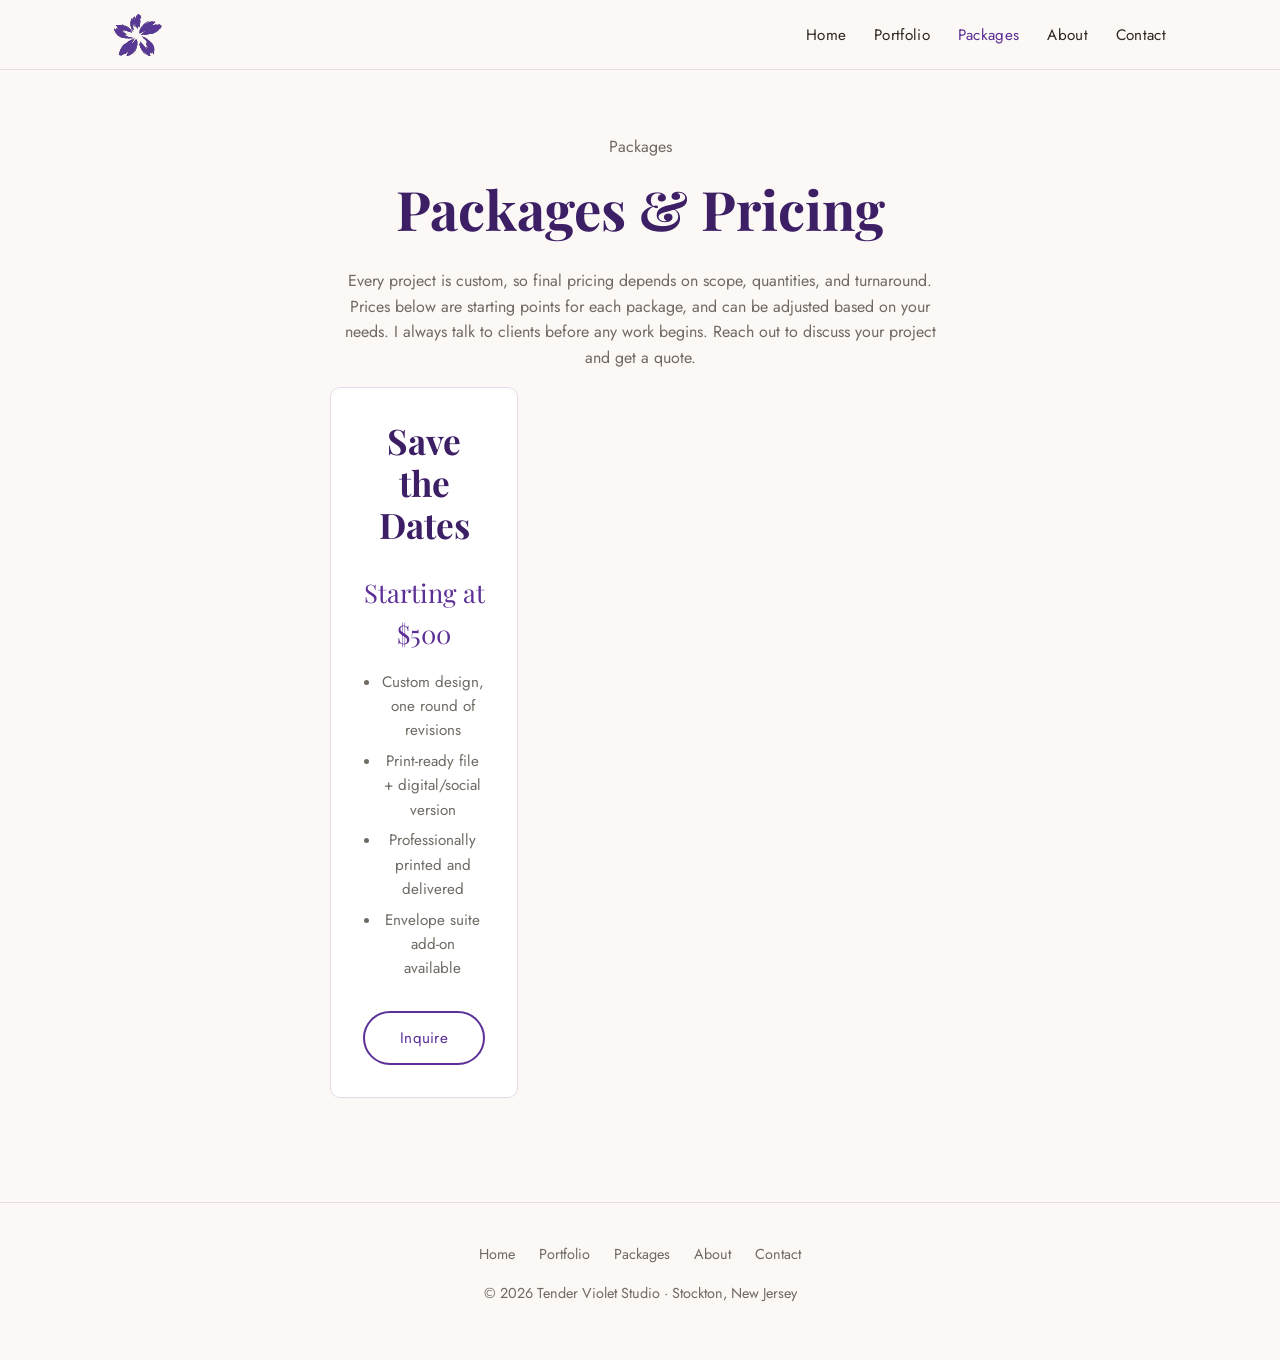
<file: packages.html>
<!DOCTYPE html>
<html lang="en">
<head>
<meta charset="UTF-8">
<meta name="viewport" content="width=device-width, initial-scale=1.0">
<title>Packages &amp; Pricing — Tender Violet Studio</title>
<meta name="description" content="Wedding design packages from Tender Violet Studio — stationery, signage, websites, and QR codes.">
<link rel="icon" type="image/svg+xml" href="assets/img/logo.svg">
<link rel="preconnect" href="https://fonts.googleapis.com">
<link rel="preconnect" href="https://fonts.gstatic.com" crossorigin>
<link href="https://fonts.googleapis.com/css2?family=Playfair+Display:ital,wght@0,500;0,600;1,500&family=Jost:wght@400;500;600&display=swap" rel="stylesheet">
<link rel="stylesheet" href="css/style.css">
<!-- Microsoft Clarity tracking -->
  <script src="js/clarity.js"></script>
</head>
<body>

<header class="site-header">
  <nav class="nav">
    <a href="index.html" class="nav-brand">
      <img src="assets/img/violet_emblem.svg" alt="Tender Violet Studio Emblem">
      <!-- Tender Violet Studio -->
    </a>
    <button class="nav-toggle" aria-label="Toggle navigation" aria-expanded="false">
      <span></span><span></span><span></span>
    </button>
    <ul class="nav-links">
      <li><a href="index.html">Home</a></li>
      <li><a href="portfolio.html">Portfolio</a></li>
      <li><a href="packages.html" class="active">Packages</a></li>
      <li><a href="about.html">About</a></li>
      <li><a href="contact.html">Contact</a></li>
    </ul>
  </nav>
</header>

<main>
  <section>
    <div class="container">
      <div class="section-head">
        <p class="eyebrow">Packages</p>
        <h1>Packages &amp; Pricing</h1>
        <p>
          <!-- All prices below are placeholder examples — replace with your real rates. -->
          Every project is custom, so final pricing depends on scope, 
          quantities, and turnaround.  Prices below are starting points for each package, and can be adjusted based on your needs.  
          I always talk to clients before any work begins. Reach out to discuss your project and get a quote.
        </p>
        <!--
         <a href="contact.html" class="btn btn-primary" style="margin-top:1rem;">Contact for a Quote</a>
        -->
        <div class="grid grid-3">
          <div class="package-card">
            <h2>Save the Dates</h2>
            <p class="price">Starting at $500</p>
            <ul>
              <li>Custom design, one round of revisions</li>
              <li>Print-ready file + digital/social version</li>
              <li>Professionally printed and delivered</li>
              <li>Envelope suite add-on available</li>
            </ul>
            <a href="contact.html" class="btn btn-outline">Inquire</a>
          </div>
       </div>
<!--

        <div class="package-card">
          <h3>Invitation Suite</h3>
          <p class="price">Starting at $750</p>
          <ul>
            <li>Invitation, RSVP card, and details card</li>
            <li>Coordinated envelope liners available</li>
            <li>Print-ready files, sized for your printer of choice</li>
          </ul>
          <a href="contact.html" class="btn btn-outline">Inquire</a>
        </div>

        <div class="package-card">
          <h3>Thank You Cards</h3>
          <p class="price">Starting at $250</p>
          <ul>
            <li>Matches your invitation suite</li>
            <li>Print-ready or digital delivery</li>
          </ul>
          <a href="contact.html" class="btn btn-outline">Inquire</a>
        </div>

        <div class="package-card">
          <h3>Day-Of Signage</h3>
          <p class="price">Starting at $500</p>
          <ul>
            <li>Welcome sign, seating chart, table numbers</li>
            <li>Table tents and menu cards available</li>
            <li>Sized for print or local sign shop</li>
          </ul>
          <a href="contact.html" class="btn btn-outline">Inquire</a>
        </div>

        <div class="package-card">
          <h3>Wedding Website</h3>
          <p class="price">Starting at $1000</p>
          <ul>
            <li>Custom-designed single page site</li>
            <li>Schedule, registry, and RSVP links</li>
            <li>Custom domain setup available on request</li>
          </ul>
          <a href="contact.html" class="btn btn-outline">Inquire</a>
        </div>

        <div class="package-card">
          <h3>QR Codes &amp; Tracking</h3>
          <p class="price">Starting at $100</p>
          <ul>
            <li>Branded QR code design matching your suite</li>
            <li>Links to your website, registry, or guest book</li>
            <li>Scan tracking available on request</li>
          </ul>
          <a href="contact.html" class="btn btn-outline">Inquire</a>
        </div>

      </div>
      -->
<!--
      <div class="card" style="max-width:640px; margin:3rem auto 0;">
        <h3>Reach Out, Today</h3>
        <p>Custom and à la carte work is always welcome — reach out and let's talk through what you need.</p>
        <a href="contact.html" class="btn btn-primary" style="margin-top:1rem;">Contact for a Quote</a>
      </div>
      -->
    </div>
  </section>
</main>

<footer class="site-footer">
  <div class="container">
    <div class="footer-links">
      <a href="index.html">Home</a>
      <a href="portfolio.html">Portfolio</a>
      <a href="packages.html">Packages</a>
      <a href="about.html">About</a>
      <a href="contact.html">Contact</a>
    </div>
    <p>&copy; <span id="year">2026</span> Tender Violet Studio · Stockton, New Jersey</p>
  </div>
</footer>

<script src="js/main.js"></script>
<script>document.getElementById('year').textContent = new Date().getFullYear();</script>
</body>
</html>
</file>
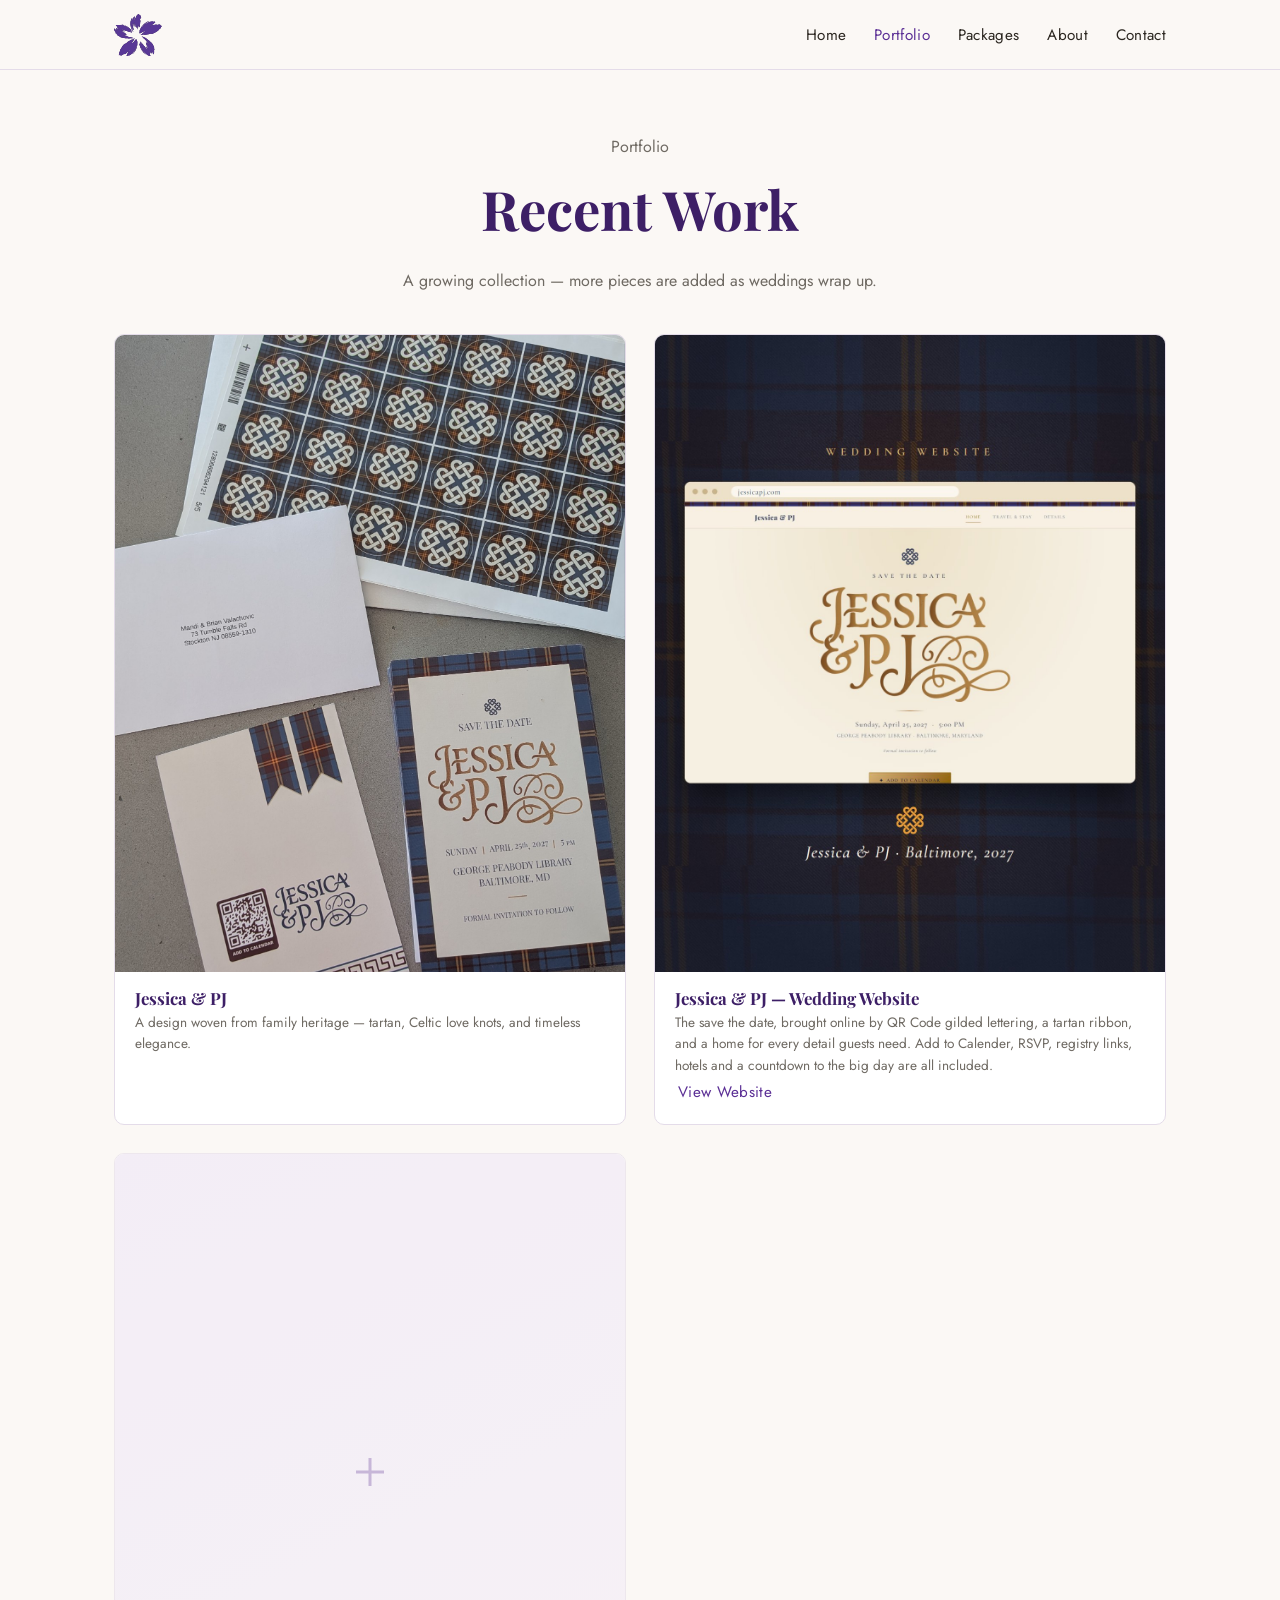
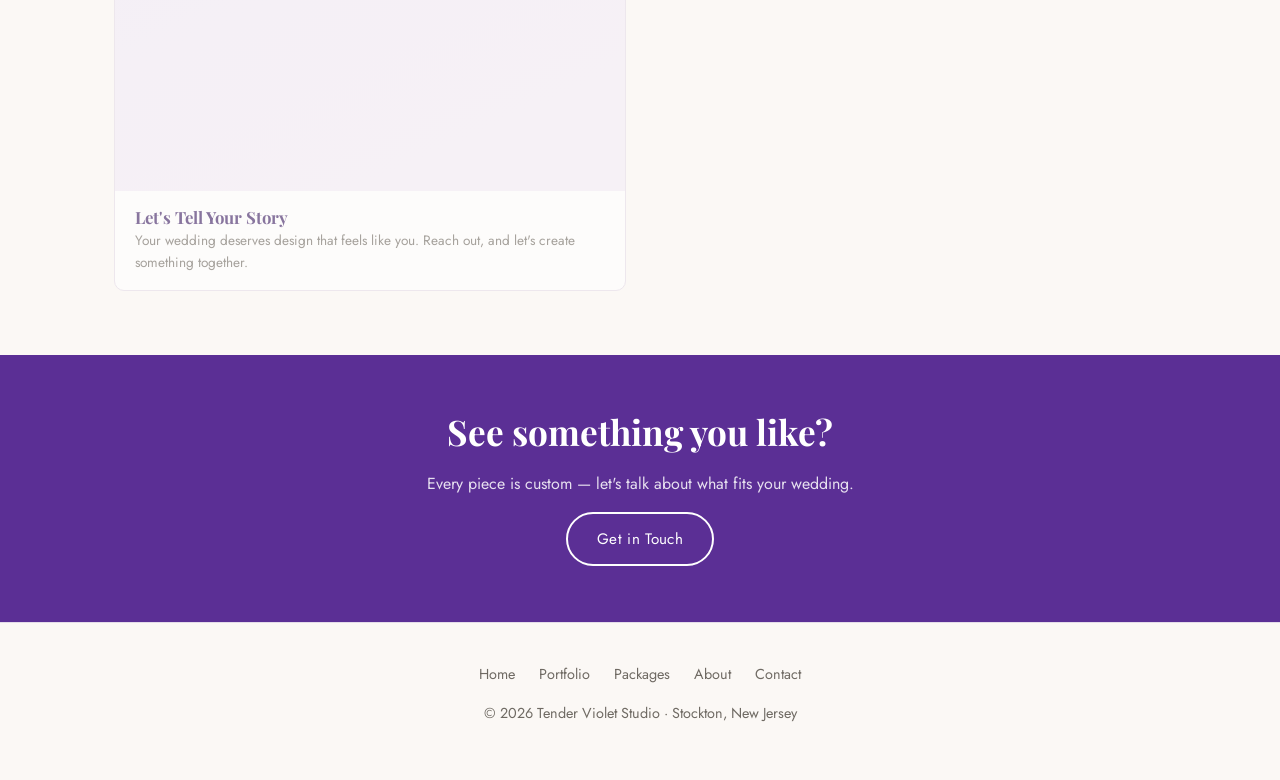
<file: portfolio.html>
<!DOCTYPE html>
<html lang="en">
<head>
<meta charset="UTF-8">
<meta name="viewport" content="width=device-width, initial-scale=1.0">
<title>Portfolio — Tender Violet Studio</title>
<meta name="description" content="A look at wedding stationery and design work from Tender Violet Studio.">
<link rel="icon" type="image/svg+xml" href="assets/img/logo.svg">
<link rel="preconnect" href="https://fonts.googleapis.com">
<link rel="preconnect" href="https://fonts.gstatic.com" crossorigin>
<link href="https://fonts.googleapis.com/css2?family=Playfair+Display:ital,wght@0,500;0,600;1,500&family=Jost:wght@400;500;600&display=swap" rel="stylesheet">
<link rel="stylesheet" href="css/style.css">
<!-- Microsoft Clarity tracking -->
  <script src="js/clarity.js"></script>
</head>
<body>

<header class="site-header">
  <nav class="nav">
    <a href="index.html" class="nav-brand">
      <img src="assets/img/violet_emblem.svg" alt="Tender Violet Studio Emblem">
      <!-- Tender Violet Studio -->
    </a>
    <button class="nav-toggle" aria-label="Toggle navigation" aria-expanded="false">
      <span></span><span></span><span></span>
    </button>
    <ul class="nav-links">
      <li><a href="index.html">Home</a></li>
      <li><a href="portfolio.html" class="active">Portfolio</a></li>
      <li><a href="packages.html">Packages</a></li>
      <li><a href="about.html">About</a></li>
      <li><a href="contact.html">Contact</a></li>
    </ul>
  </nav>
</header>

<main>
  <section>
    <div class="container">
      <div class="section-head">
        <p class="eyebrow">Portfolio</p>
        <h1>Recent Work</h1>
        <p>A growing collection — more pieces are added as weddings wrap up.</p>
      </div>

      <div class="grid grid-2">

        <div class="portfolio-item">
          <div class="portfolio-placeholder">
            <img src="assets/img/jessica_pj/save_the_date_full_photo.jpg" alt="Jessica & PJ Save the Date Package" style="width: 100%; height: 100%; object-fit: cover;">
          </div>
          <div class="caption">
            <h3>Jessica &amp; PJ</h3>
            <p>A design woven from family heritage — tartan, Celtic love knots, and timeless elegance.</p>
          </div>
        </div>

        <div class="portfolio-item">
          <div class="portfolio-placeholder">
            <img src="assets/img/jessica_pj/website_mockup.jpg" alt="Jessica & PJ wedding website shown in a browser window" style="width: 100%; height: 100%; object-fit: cover;">
          </div>
          <div class="caption">
            <h3>Jessica &amp; PJ — Wedding Website</h3>
            <p>The save the date, brought online by QR Code gilded lettering, a tartan ribbon, and a home for every detail guests need.
              Add to Calender, RSVP, registry links, hotels and a countdown to the big day are all included.
            </p>
            <a href="https://jessicapj.com/" target="_blank" rel="noopener noreferrer" class="btn btn-text">View Website</a>
          </div>
        </div>

        <div class="portfolio-item" style="opacity: 0.6;">
          <div class="portfolio-placeholder">
            <svg viewBox="0 0 24 24" fill="none" stroke="currentColor" stroke-width="1.5"><path d="M12 5v14M5 12h14"/></svg>
          </div>
          <div class="caption">
            <h3>Let's Tell Your Story</h3>
            <p>Your wedding deserves design that feels like you. Reach out, and let's create something together.</p>
          </div>
        </div>

      </div>
    </div>
  </section>

  <section class="cta-band">
    <div class="container">
      <h2>See something you like?</h2>
      <p>Every piece is custom — let's talk about what fits your wedding.</p>
      <a href="contact.html" class="btn btn-outline">Get in Touch</a>
    </div>
  </section>
</main>

<footer class="site-footer">
  <div class="container">
    <div class="footer-links">
      <a href="index.html">Home</a>
      <a href="portfolio.html">Portfolio</a>
      <a href="packages.html">Packages</a>
      <a href="about.html">About</a>
      <a href="contact.html">Contact</a>
    </div>
    <p>&copy; <span id="year">2026</span> Tender Violet Studio · Stockton, New Jersey</p>
  </div>
</footer>

<script src="js/main.js"></script>
<script>document.getElementById('year').textContent = new Date().getFullYear();</script>
</body>
</html>
</file>
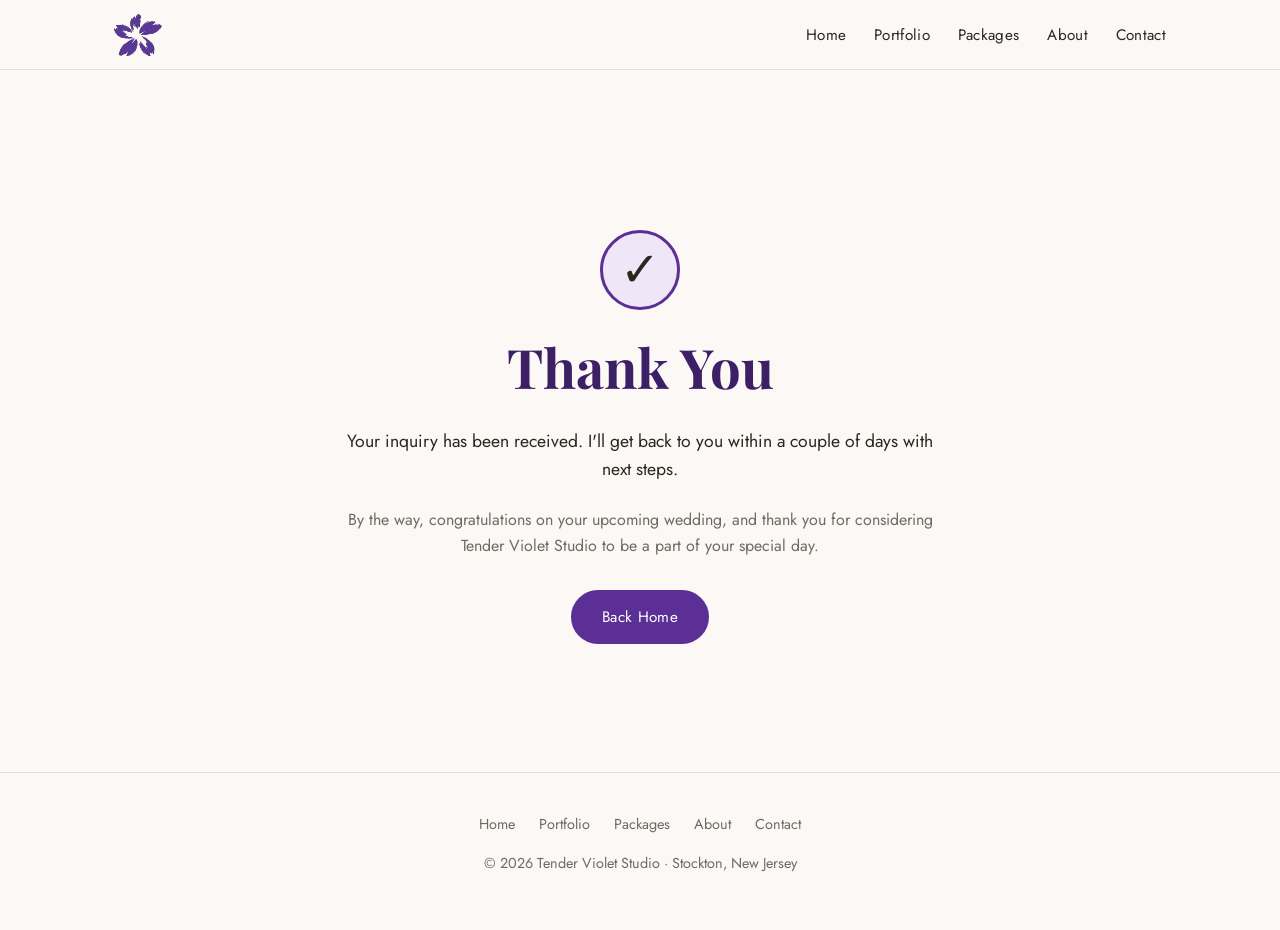
<file: thank-you.html>
<!DOCTYPE html>
<html lang="en">
<head>
<meta charset="UTF-8">
<meta name="viewport" content="width=device-width, initial-scale=1.0">
<title>Thank You — Tender Violet Studio</title>
<meta name="description" content="Thank you for contacting Tender Violet Studio.">
<link rel="icon" type="image/svg+xml" href="assets/img/logo.svg">
<link rel="preconnect" href="https://fonts.googleapis.com">
<link rel="preconnect" href="https://fonts.gstatic.com" crossorigin>
<link href="https://fonts.googleapis.com/css2?family=Playfair+Display:ital,wght@0,500;0,600;1,500&family=Jost:wght@400;500;600&display=swap" rel="stylesheet">
<link rel="stylesheet" href="css/style.css">
<script src="js/clarity.js"></script>
<style>
  .checkmark {
    width: 80px;
    height: 80px;
    margin: 2rem auto 1.5rem;
    border-radius: 50%;
    background: var(--color-primary-tint);
    border: 3px solid var(--color-primary);
    display: flex;
    align-items: center;
    justify-content: center;
    font-size: 3rem;
  }
</style>
</head>
<body>

<header class="site-header">
  <nav class="nav">
    <a href="index.html" class="nav-brand">
      <img src="assets/img/violet_emblem.svg" alt="Tender Violet Studio Emblem">
    </a>
    <button class="nav-toggle" aria-label="Toggle navigation" aria-expanded="false">
      <span></span><span></span><span></span>
    </button>
    <ul class="nav-links">
      <li><a href="index.html">Home</a></li>
      <li><a href="portfolio.html">Portfolio</a></li>
      <li><a href="packages.html">Packages</a></li>
      <li><a href="about.html">About</a></li>
      <li><a href="contact.html">Contact</a></li>
    </ul>
  </nav>
</header>

<main>
  <section>
    <div class="container" style="text-align: center; padding: 4rem 0;">
      <div class="checkmark">✓</div>
      <h1>Thank You</h1>
      <p style="font-size: 1.1rem; margin-bottom: 1.5rem; max-width: 600px; margin-left: auto; margin-right: auto;">
        Your inquiry has been received. I'll get back to you within a couple of days with next steps.
      </p>
      <p style="color: var(--color-ink-muted); margin-bottom: 2rem; max-width: 600px; margin-left: auto; margin-right: auto;">
        By the way, congratulations on your upcoming wedding, and thank you for considering Tender Violet Studio to be a part of your special day.
      </p>
      <a href="index.html" class="btn btn-primary">Back Home</a>
    </div>
  </section>
</main>

<footer class="site-footer">
  <div class="container">
    <div class="footer-links">
      <a href="index.html">Home</a>
      <a href="portfolio.html">Portfolio</a>
      <a href="packages.html">Packages</a>
      <a href="about.html">About</a>
      <a href="contact.html">Contact</a>
    </div>
    <p>&copy; <span id="year">2026</span> Tender Violet Studio · Stockton, New Jersey</p>
  </div>
</footer>

<script src="js/main.js"></script>
<script>document.getElementById('year').textContent = new Date().getFullYear();</script>
</body>
</html>
</file>
<file: css/style.css>
/* Tender Violet Studio — shared styles */

:root {
  --color-primary: #5b2f95;
  --color-primary-dark: #3d1f66;
  --color-primary-tint: #efe7f7;
  --color-ink: #2b2620;
  --color-ink-muted: #6f6a63;
  --color-bg: #fbf8f5;
  --color-bg-alt: #f4eef8;
  --color-border: #e4dce9;
  --color-white: #ffffff;

  --font-heading: 'Playfair Display', Georgia, 'Times New Roman', serif;
  --font-body: 'Jost', 'Segoe UI', Tahoma, sans-serif;

  --max-width: 1100px;
  --radius: 10px;
  --shadow: 0 10px 30px rgba(59, 31, 96, 0.08);
}

* {
  box-sizing: border-box;
}

html {
  scroll-behavior: smooth;
}

body {
  margin: 0;
  font-family: var(--font-body);
  color: var(--color-ink);
  background: var(--color-bg);
  line-height: 1.6;
  -webkit-font-smoothing: antialiased;
}

h1, h2, h3, h4 {
  font-family: var(--font-heading);
  color: var(--color-primary-dark);
  line-height: 1.2;
  margin: 0 0 0.5em;
}

h1 { font-size: clamp(2.2rem, 5vw, 3.4rem); }
h2 { font-size: clamp(1.6rem, 3vw, 2.2rem); }
h3 { font-size: 1.3rem; }

p { margin: 0 0 1em; }

a {
  color: var(--color-primary);
  text-decoration: none;
}

a:hover { text-decoration: underline; }

img { max-width: 100%; display: block; }

.container {
  max-width: var(--max-width);
  margin: 0 auto;
  padding: 0 1.5rem;
}

/* ---------- Header / Nav ---------- */

.site-header {
  background: var(--color-bg);
  border-bottom: 1px solid var(--color-border);
  position: sticky;
  top: 0;
  z-index: 50;
}

.nav {
  display: flex;
  align-items: center;
  justify-content: space-between;
  padding: 0.85rem 1.5rem;
  max-width: var(--max-width);
  margin: 0 auto;
}

.nav-brand {
  display: flex;
  align-items: center;
  gap: 0.6rem;
  font-family: var(--font-heading);
  font-size: 1.2rem;
  color: var(--color-primary-dark);
}

.nav-brand:hover { text-decoration: none; }

.nav-brand img {
  height: 42px;
  width: auto;
}

.nav-toggle {
  display: none;
  flex-direction: column;
  gap: 5px;
  background: none;
  border: none;
  cursor: pointer;
  padding: 0.5rem;
}

.nav-toggle span {
  width: 24px;
  height: 2px;
  background: var(--color-primary-dark);
  display: block;
}

.nav-links {
  display: flex;
  gap: 1.75rem;
  list-style: none;
  margin: 0;
  padding: 0;
}

.nav-links a {
  color: var(--color-ink);
  font-size: 0.95rem;
  letter-spacing: 0.02em;
}

.nav-links a.active,
.nav-links a:hover {
  color: var(--color-primary);
}

@media (max-width: 720px) {
  .nav-toggle { display: flex; }

  .nav-links {
    position: absolute;
    top: 100%;
    left: 0;
    right: 0;
    background: var(--color-bg);
    border-bottom: 1px solid var(--color-border);
    flex-direction: column;
    gap: 0;
    max-height: 0;
    overflow: hidden;
    transition: max-height 0.25s ease;
  }

  .nav-links.open {
    max-height: 320px;
  }

  .nav-links li {
    border-top: 1px solid var(--color-border);
  }

  .nav-links a {
    display: block;
    padding: 0.9rem 1.5rem;
  }
}

/* ---------- Buttons ---------- */

.btn {
  display: inline-block;
  padding: 0.8rem 1.8rem;
  border-radius: 999px;
  font-size: 0.95rem;
  letter-spacing: 0.02em;
  cursor: pointer;
  border: 2px solid var(--color-primary);
  transition: background 0.2s ease, color 0.2s ease;
}

.btn:hover { text-decoration: none; }

.btn-primary {
  background: var(--color-primary);
  color: var(--color-white);
}

.btn-primary:hover { background: var(--color-primary-dark); border-color: var(--color-primary-dark); }

.btn-outline {
  background: transparent;
  color: var(--color-primary);
}

.btn-outline:hover {
  background: var(--color-primary);
  color: var(--color-white);
}

.btn-text {
  background: transparent;
  color: var(--color-primary);
  border: none;
  padding: 0.2rem 0.2rem;
}

.btn-text:hover {
  background: none;
  color: var(--color-primary-dark);
}

.btn-group {
  display: flex;
  gap: 1rem;
  flex-wrap: wrap;
}

/* ---------- Hero ---------- */

.hero {
  padding: 5rem 0 4rem;
  text-align: center;
}

.hero-logo {
  width: 525px;
  max-width: 100%;
  margin: 0 auto 0.5rem;
}

.hero .eyebrow {
  text-transform: uppercase;
  letter-spacing: 0.15em;
  font-size: 0.9rem;
  color: var(--color-primary-dark);
  font-weight: bold;
  margin-bottom: 0.75rem;
}

.hero p.lead {
  max-width: 560px;
  margin: 0 auto 2rem;
  font-size: 1.1rem;
  color: var(--color-ink-muted);
}

.hero .quote {
  margin-top: 3rem;
  font-family: var(--font-heading);
  font-style: italic;
  color: var(--color-primary-dark);
  font-size: 1.1rem;
}

.hero .quote cite {
  display: block;
  font-style: normal;
  font-size: 0.85rem;
  color: var(--color-ink-muted);
  margin-top: 0.4rem;
}

/* ---------- Sections ---------- */

section {
  padding: 4rem 0;
}

.section-alt {
  background: var(--color-bg-alt);
}

.section-head {
  text-align: center;
  max-width: 620px;
  margin: 0 auto 2.5rem;
}

.section-head p {
  color: var(--color-ink-muted);
}

/* ---------- Cards / grid ---------- */

.grid {
  display: grid;
  gap: 1.75rem;
}

.grid-4 { grid-template-columns: repeat(4, 1fr); }
.grid-3 { grid-template-columns: repeat(3, 1fr); }
.grid-2 { grid-template-columns: repeat(2, 1fr); }

@media (max-width: 900px) {
  .grid-4 { grid-template-columns: repeat(2, 1fr); }
  .grid-3 { grid-template-columns: repeat(2, 1fr); }
}

@media (max-width: 600px) {
  .grid-4, .grid-3, .grid-2 { grid-template-columns: 1fr; }
}

.card {
  background: var(--color-white);
  border: 1px solid var(--color-border);
  border-radius: var(--radius);
  padding: 1.75rem;
  text-align: center;
}

.card .icon {
  width: 44px;
  height: 44px;
  margin: 0 auto 1rem;
  color: var(--color-primary);
}

.card h3 { margin-bottom: 0.5rem; }

.card p {
  color: var(--color-ink-muted);
  font-size: 0.95rem;
  margin-bottom: 0;
}

/* ---------- Portfolio placeholders ---------- */

.portfolio-item {
  border-radius: var(--radius);
  overflow: hidden;
  border: 1px solid var(--color-border);
  background: var(--color-white);
}

.portfolio-placeholder {
  aspect-ratio: 4 / 5;
  background: linear-gradient(155deg, var(--color-primary-tint), var(--color-bg-alt));
  display: flex;
  align-items: center;
  justify-content: center;
  color: var(--color-primary);
  position: relative;
}

.portfolio-placeholder svg {
  width: 48px;
  height: 48px;
  opacity: 0.5;
}

.portfolio-placeholder .tag {
  position: absolute;
  top: 0.75rem;
  left: 0.75rem;
  background: var(--color-white);
  color: var(--color-ink-muted);
  font-size: 0.7rem;
  letter-spacing: 0.05em;
  text-transform: uppercase;
  padding: 0.25rem 0.6rem;
  border-radius: 999px;
  border: 1px solid var(--color-border);
}

.portfolio-item .caption {
  padding: 1rem 1.25rem;
}

.portfolio-item .caption h3 {
  font-size: 1.05rem;
  margin-bottom: 0.2rem;
}

.portfolio-item .caption p {
  font-size: 0.85rem;
  color: var(--color-ink-muted);
  margin-bottom: 0;
}

.portfolio-note {
  background: var(--color-primary-tint);
  border: 1px dashed var(--color-primary);
  border-radius: var(--radius);
  padding: 1.25rem 1.5rem;
  color: var(--color-primary-dark);
  font-size: 0.95rem;
  margin-bottom: 2.5rem;
}

/* ---------- Packages ---------- */

.package-card {
  background: var(--color-white);
  border: 1px solid var(--color-border);
  border-radius: var(--radius);
  padding: 2rem;
  display: flex;
  flex-direction: column;
  height: 100%;
}

.package-card .price {
  font-family: var(--font-heading);
  font-size: 1.6rem;
  color: var(--color-primary);
  margin: 0.5rem 0 1rem;
}

.package-card ul {
  margin: 0 0 1.5rem;
  padding-left: 1.1rem;
  color: var(--color-ink-muted);
  font-size: 0.95rem;
  flex-grow: 1;
}

.package-card li { margin-bottom: 0.4rem; }

/* ---------- About ---------- */

.about-layout {
  display: grid;
  grid-template-columns: 280px 1fr;
  gap: 3rem;
  align-items: start;
}

@media (max-width: 720px) {
  .about-layout { grid-template-columns: 1fr; }
}

.about-photo {
  aspect-ratio: 1 / 1;
  border-radius: var(--radius);
  background: linear-gradient(155deg, var(--color-primary-tint), var(--color-bg-alt));
  display: flex;
  align-items: center;
  justify-content: center;
  color: var(--color-primary);
  border: 1px solid var(--color-border);
}

.about-photo svg { width: 64px; height: 64px; opacity: 0.5; }

.fractured {
  --_g: 10%/45% 45% no-repeat conic-gradient(#000 0 0);
  mask: 
    left   var(--_i,) top    var(--_g),
    bottom var(--_i,) left   var(--_g),
    top    var(--_i,) right  var(--_g),
    right  var(--_i,) bottom var(--_g);
  filter: grayscale();
  transition: .3s linear;
  cursor: pointer;
  width: 85%;
}

/* ---------- Contact form ---------- */

.contact-layout {
  display: grid;
  grid-template-columns: 1fr 1fr;
  gap: 3rem;
}

@media (max-width: 800px) {
  .contact-layout { grid-template-columns: 1fr; }
}

.form-field {
  margin-bottom: 1.25rem;
}

.form-field label {
  display: block;
  font-size: 0.9rem;
  margin-bottom: 0.4rem;
  color: var(--color-ink);
}

.form-field input,
.form-field select,
.form-field textarea {
  width: 100%;
  padding: 0.75rem 0.9rem;
  border: 1px solid var(--color-border);
  border-radius: 6px;
  font-family: var(--font-body);
  font-size: 0.95rem;
  background: var(--color-white);
  color: var(--color-ink);
}

.form-field input:focus,
.form-field select:focus,
.form-field textarea:focus {
  outline: 2px solid var(--color-primary);
  outline-offset: 1px;
}

.form-field textarea { resize: vertical; min-height: 120px; }

.form-hint {
  font-size: 0.85rem;
  color: var(--color-ink-muted);
  margin-top: -0.5rem;
  margin-bottom: 1.5rem;
}

.honeypot { display: none; }

.contact-side h3 { margin-top: 0; }

.contact-side .detail {
  margin-bottom: 1.5rem;
}

.contact-side .detail .label {
  font-size: 0.8rem;
  text-transform: uppercase;
  letter-spacing: 0.08em;
  color: var(--color-ink-muted);
  margin-bottom: 0.2rem;
}

/* ---------- CTA band ---------- */

.cta-band {
  background: var(--color-primary);
  color: var(--color-white);
  text-align: center;
  padding: 3.5rem 0;
}

.cta-band h2 { color: var(--color-white); }
.cta-band p { color: rgba(255,255,255,0.85); }

.cta-band .btn-outline {
  border-color: var(--color-white);
  color: var(--color-white);
}

.cta-band .btn-outline:hover {
  background: var(--color-white);
  color: var(--color-primary);
}

/* ---------- Footer ---------- */

.site-footer {
  border-top: 1px solid var(--color-border);
  padding: 2.5rem 0;
  text-align: center;
  color: var(--color-ink-muted);
  font-size: 0.9rem;
}

.site-footer a { color: var(--color-ink-muted); }
.site-footer a:hover { color: var(--color-primary); }

.footer-links {
  display: flex;
  justify-content: center;
  gap: 1.5rem;
  margin-bottom: 1rem;
  flex-wrap: wrap;
}

/* ---------- 404 ---------- */

.error-page {
  text-align: center;
  padding: 6rem 0;
}
</file>
